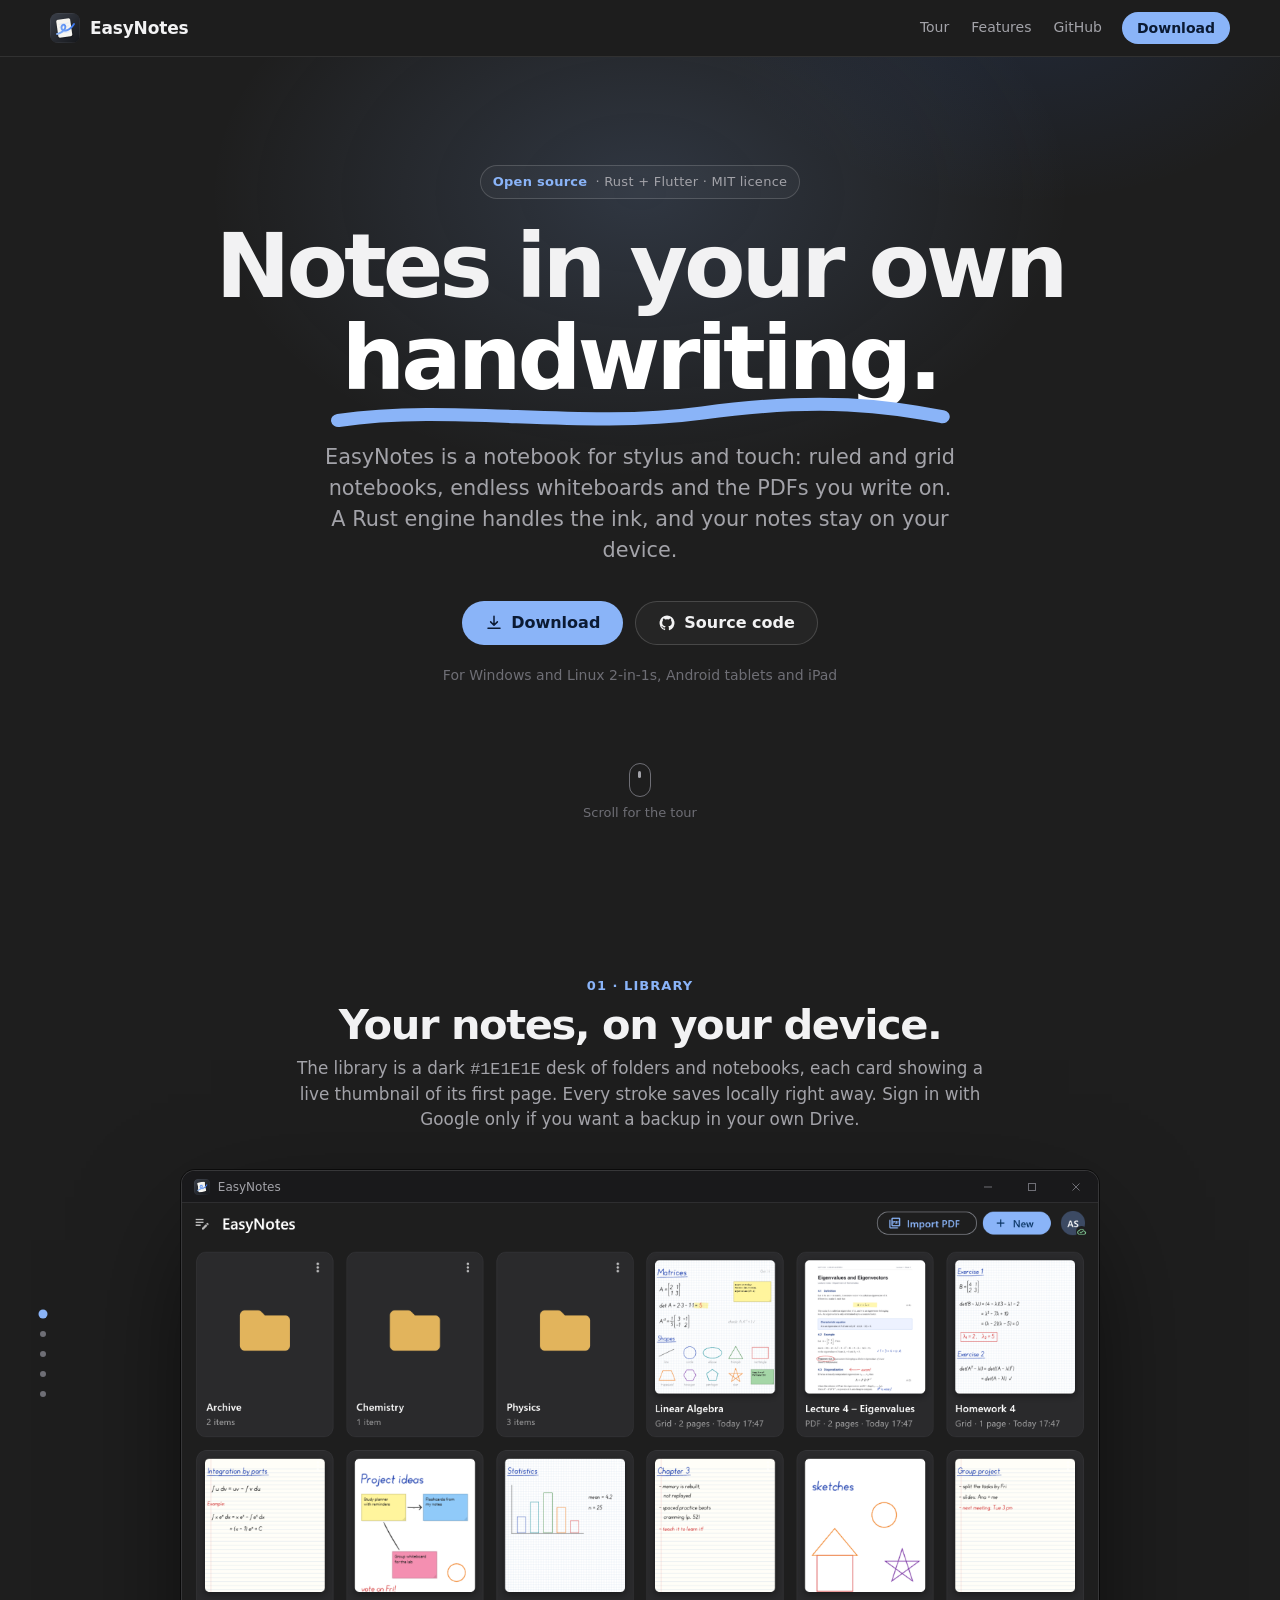
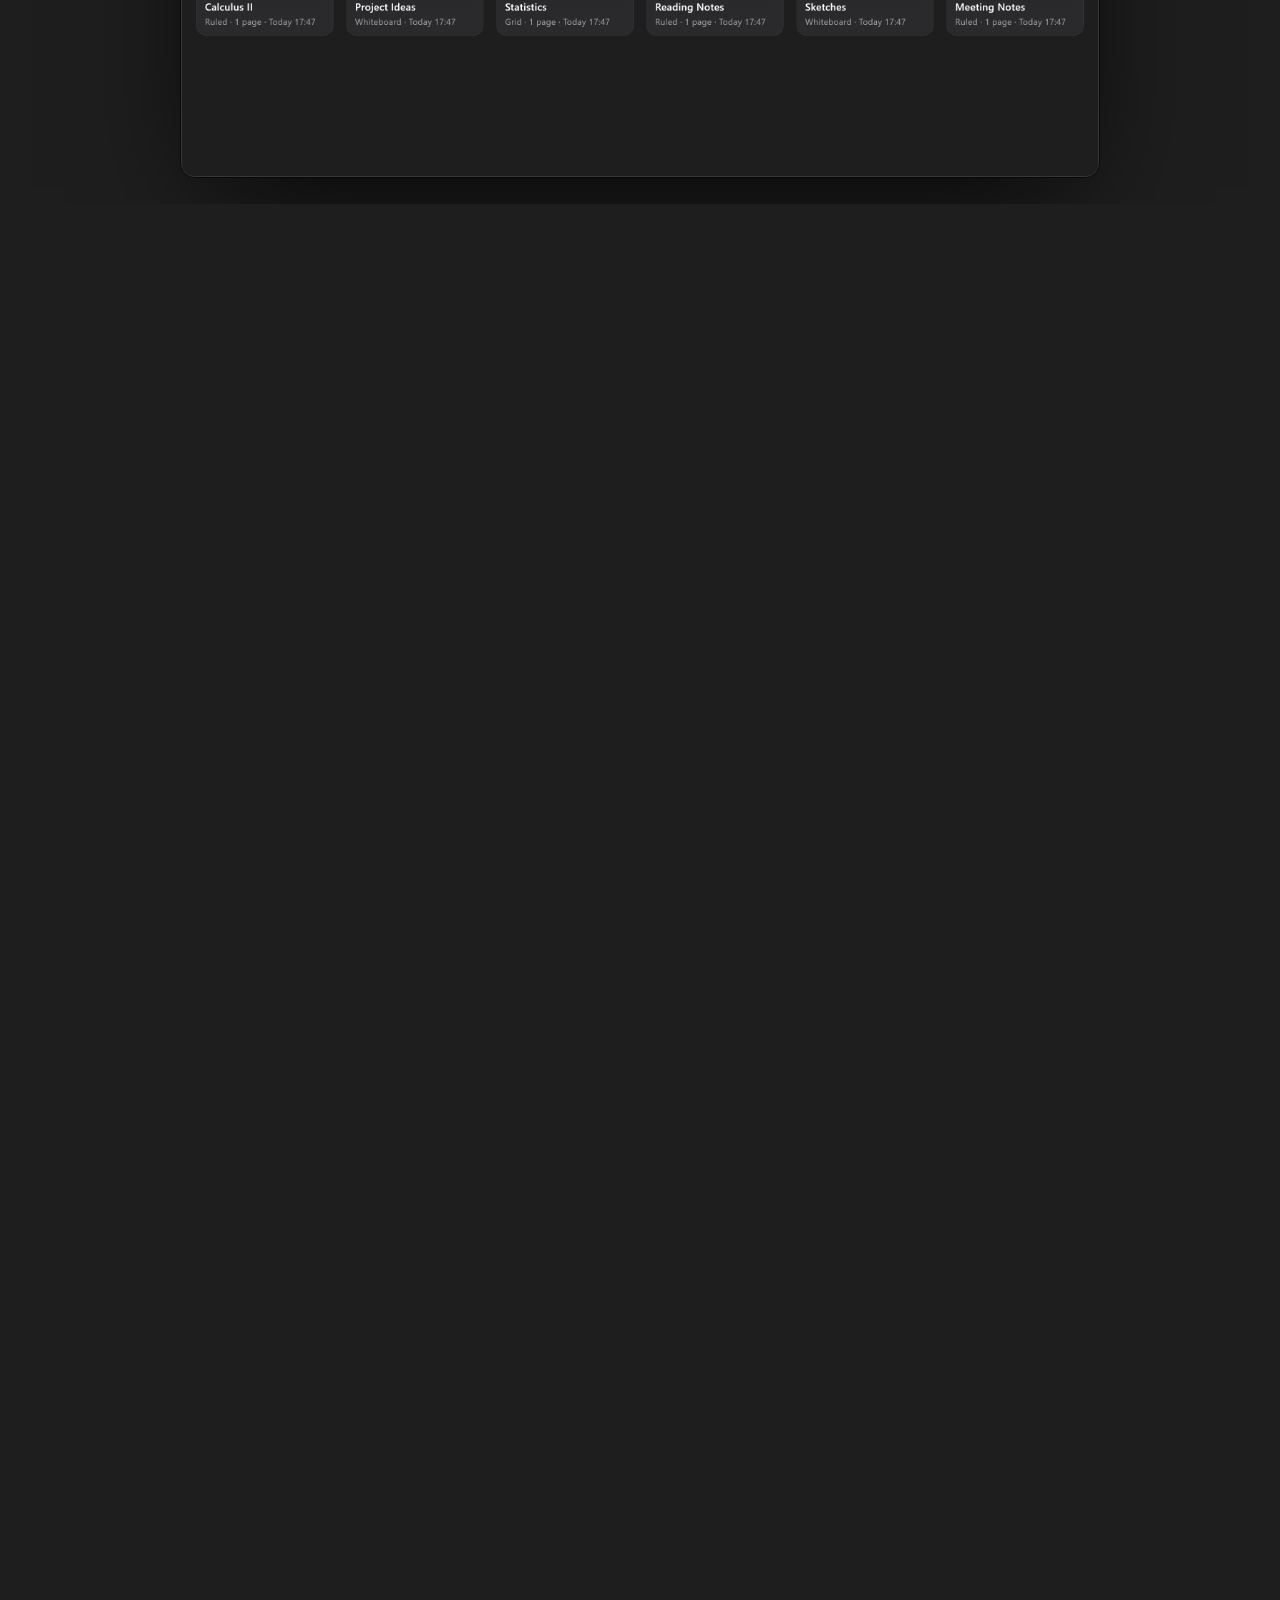
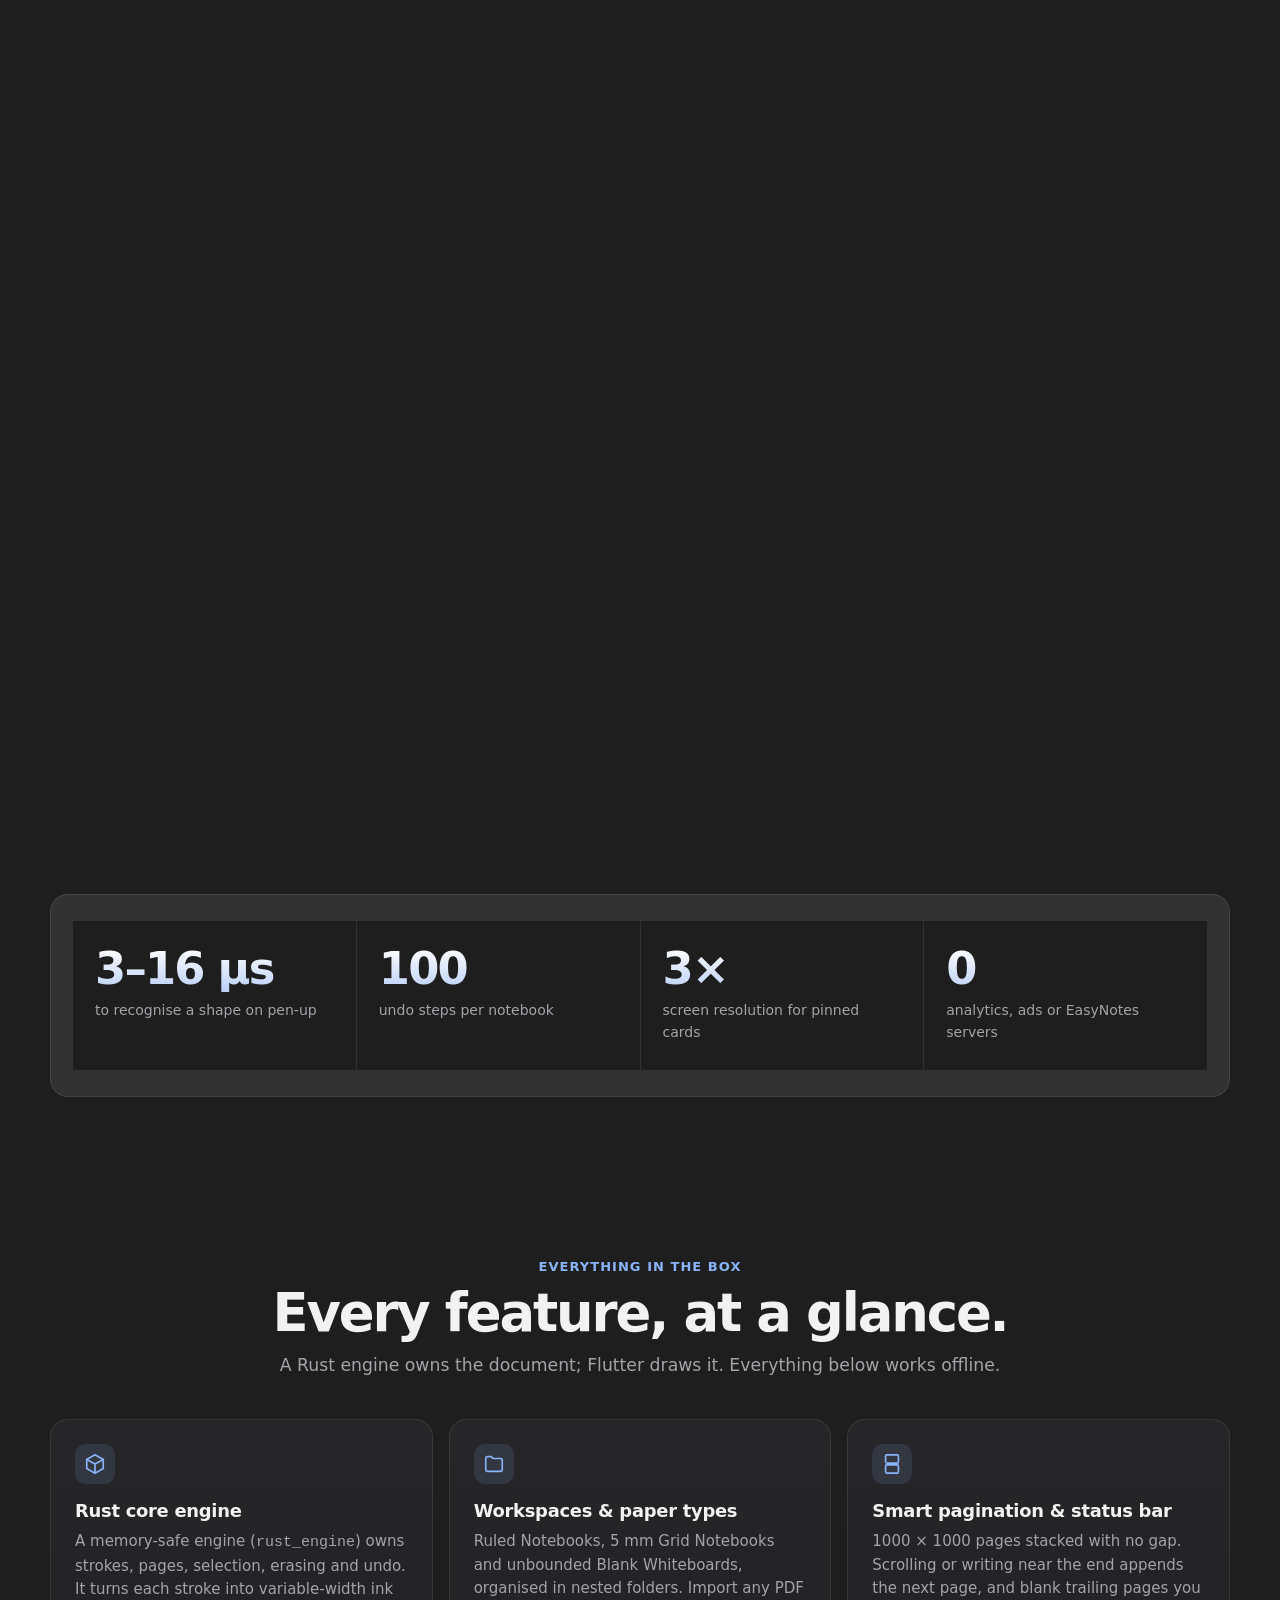
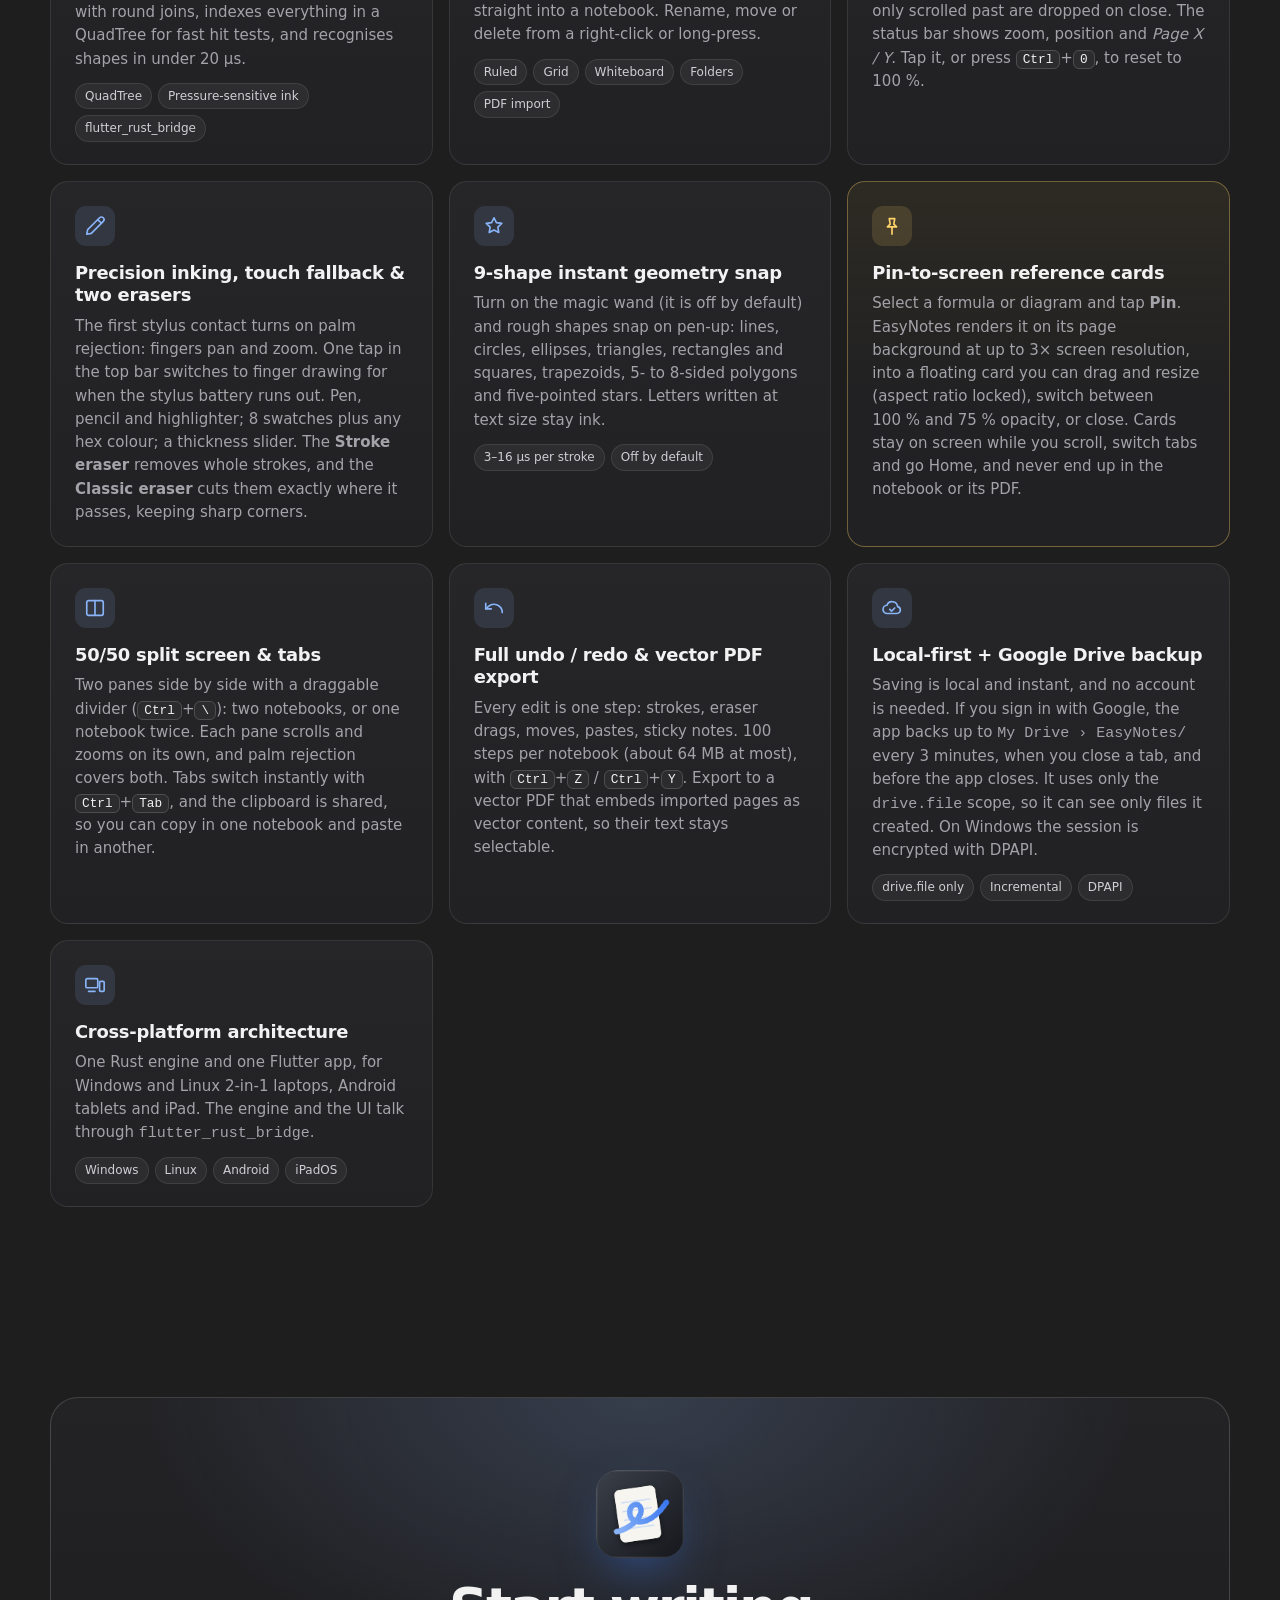
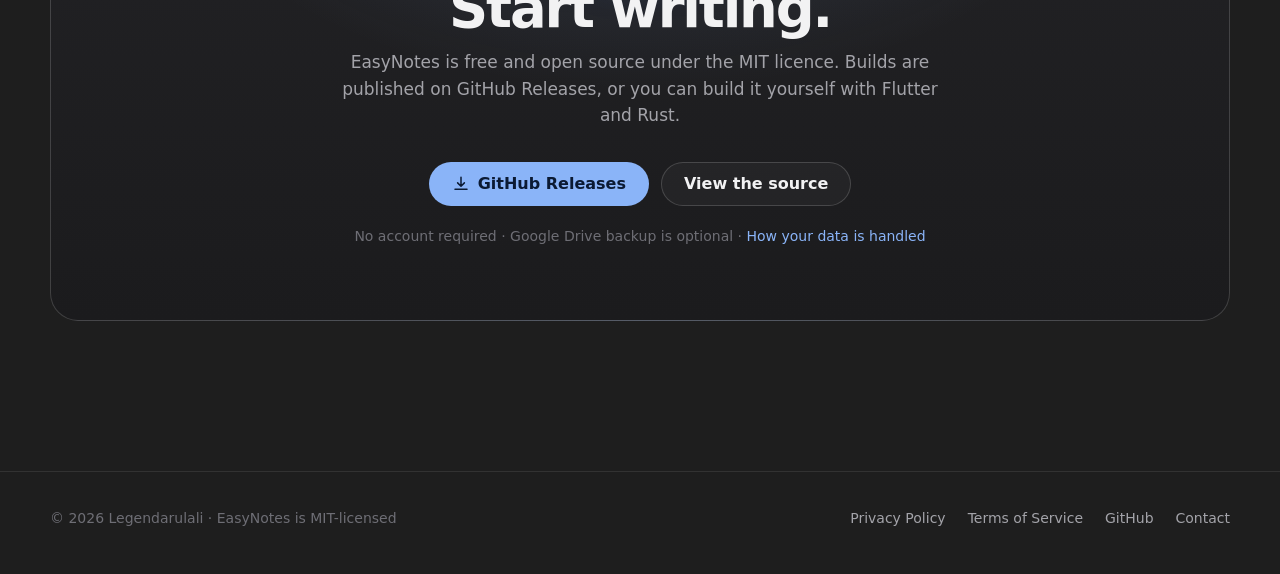
<file: docs/index.html>
<!doctype html>
<html lang="en">
<head>
  <meta charset="utf-8">
  <meta name="viewport" content="width=device-width, initial-scale=1, viewport-fit=cover">
  <title>EasyNotes · Handwritten notes with a Rust engine</title>
  <meta name="description" content="EasyNotes is a free, open-source handwriting notebook for Windows and Linux 2-in-1s, Android tablets and iPad: ruled and grid notebooks, whiteboards, PDF annotation, instant shape snap, split screen, pin-to-screen reference cards and optional Google Drive backup.">
  <meta name="theme-color" content="#1e1e1e">
  <link rel="icon" type="image/png" href="./logo.png">
  <link rel="apple-touch-icon" href="./logo.png">
  <meta property="og:type" content="website">
  <meta property="og:title" content="EasyNotes · Handwritten notes with a Rust engine">
  <meta property="og:description" content="Notebooks, whiteboards and PDFs you write on. Shape snap, split screen, pinned reference cards. Local-first, open source.">
  <meta property="og:image" content="https://legendarulali.github.io/EasyNotes/assets/screen_editor.png">
  <meta property="og:url" content="https://legendarulali.github.io/EasyNotes/">
  <meta name="twitter:card" content="summary_large_image">
  <link rel="stylesheet" href="./assets/site.css">
  <script>
    // Scroll-driven tour only with JavaScript and without a reduced-motion preference.
    document.documentElement.classList.add('js');
    if (!matchMedia('(prefers-reduced-motion: reduce)').matches) document.documentElement.classList.add('motion');
  </script>
  <style>
    /* ---------------------------------------------------------------- hero */
    .hero {
      position: relative;
      padding: clamp(64px, 12vh, 132px) 0 clamp(48px, 9vh, 96px);
      text-align: center;
      overflow: hidden;
    }

    .hero::before {
      content: "";
      position: absolute;
      inset: -20% -10% auto;
      height: 120%;
      background:
        radial-gradient(40% 40% at 50% 30%, rgba(138, 180, 248, 0.16), transparent 70%),
        radial-gradient(30% 30% at 75% 10%, rgba(59, 120, 240, 0.12), transparent 70%);
      pointer-events: none;
    }

    .hero .wrap {
      position: relative;
    }

    .eyebrow {
      display: inline-flex;
      align-items: center;
      gap: 8px;
      padding: 6px 12px;
      border: 1px solid var(--line-strong);
      border-radius: 999px;
      color: var(--muted);
      font-size: 13px;
      letter-spacing: 0.02em;
      background: rgba(255, 255, 255, 0.03);
    }

    .eyebrow b {
      color: var(--accent);
      font-weight: 600;
    }

    .hero h1 {
      margin: 22px auto 0;
      max-width: 15ch;
      font-size: clamp(2.6rem, 7.4vw, 5.6rem);
      line-height: 1.02;
      letter-spacing: -0.045em;
      font-weight: 750;
    }

    .scribble {
      position: relative;
      white-space: nowrap;
      color: #fff;
    }

    .scribble svg {
      position: absolute;
      left: -2%;
      bottom: -0.27em;
      width: 104%;
      height: 0.42em;
      overflow: visible;
    }

    .scribble path {
      fill: none;
      stroke: var(--accent);
      stroke-width: 7;
      stroke-linecap: round;
      stroke-dasharray: 1;
      stroke-dashoffset: 1;
      animation: draw 1.1s 0.35s cubic-bezier(0.65, 0, 0.35, 1) forwards;
    }

    @keyframes draw {
      to {
        stroke-dashoffset: 0;
      }
    }

    @media (prefers-reduced-motion: reduce) {
      .scribble path {
        animation: none;
        stroke-dashoffset: 0;
      }
    }

    .hero .lede {
      margin: 38px auto 0;
      max-width: 640px;
      color: var(--muted);
      font-size: clamp(1.05rem, 2.2vw, 1.3rem);
      line-height: 1.5;
    }

    .cta-row {
      display: flex;
      flex-wrap: wrap;
      justify-content: center;
      gap: 12px;
      margin-top: 34px;
    }

    .platforms {
      margin-top: 20px;
      color: var(--faint);
      font-size: 14px;
    }

    .scroll-cue {
      display: inline-flex;
      flex-direction: column;
      align-items: center;
      gap: 6px;
      margin-top: clamp(36px, 7vh, 64px);
      color: var(--faint);
      font-size: 13px;
    }

    .scroll-cue span {
      width: 22px;
      height: 34px;
      border: 1.5px solid var(--faint);
      border-radius: 12px;
      position: relative;
    }

    .scroll-cue span::after {
      content: "";
      position: absolute;
      left: 50%;
      top: 7px;
      width: 3px;
      height: 7px;
      margin-left: -1.5px;
      border-radius: 2px;
      background: var(--muted);
      animation: cue 1.8s ease-in-out infinite;
    }

    @keyframes cue {
      0% { transform: translateY(0); opacity: 1; }
      70% { transform: translateY(10px); opacity: 0; }
      100% { opacity: 0; }
    }

    /* ---------------------------------------------------------------- tour */
    .tour-track {
      position: relative;
      height: 520vh;
    }

    .stage {
      position: sticky;
      top: 0;
      height: 100vh;
      height: 100svh;
      display: flex;
      flex-direction: column;
      align-items: center;
      padding: 72px var(--gutter) 22px;
      overflow: hidden;
    }

    .copy-stack {
      position: relative;
      width: min(820px, 100%);
      height: 176px;
      flex: none;
    }

    .copy {
      position: absolute;
      inset: 0;
      text-align: center;
      opacity: 0;
      transform: translateY(14px);
      transition: opacity 0.45s ease, transform 0.45s ease, visibility 0s 0.45s;
      visibility: hidden;
    }

    .copy.on {
      opacity: 1;
      transform: none;
      visibility: visible;
      transition: opacity 0.45s ease, transform 0.45s ease, visibility 0s;
    }

    .copy .kicker {
      color: var(--accent);
      font-size: 13px;
      font-weight: 600;
      letter-spacing: 0.08em;
      text-transform: uppercase;
    }

    .copy h2 {
      margin: 6px 0 8px;
      font-size: clamp(1.6rem, 3.6vw, 2.6rem);
      line-height: 1.08;
      letter-spacing: -0.035em;
    }

    .copy p {
      margin: 0 auto;
      max-width: 700px;
      color: var(--muted);
      font-size: clamp(0.95rem, 1.5vw, 1.05rem);
      line-height: 1.5;
    }

    .copy .cta-row {
      margin-top: 14px;
    }

    .frame {
      --w: min(1180px, 100%, calc((100svh - 326px) * 1.6));
      width: var(--w);
      margin-top: 18px;
      border-radius: 14px;
      background: #111113;
      border: 1px solid var(--line-strong);
      box-shadow: 0 40px 120px -30px rgba(0, 0, 0, 0.85), 0 0 0 1px rgba(0, 0, 0, 0.6);
      overflow: hidden;
      flex: none;
    }

    .titlebar {
      height: 32px;
      display: flex;
      align-items: center;
      gap: 8px;
      padding: 0 0 0 12px;
      background: #19191b;
      border-bottom: 1px solid var(--line);
      color: var(--muted);
      font-size: 12px;
    }

    .titlebar img {
      width: 16px;
      height: 16px;
      border-radius: 4px;
    }

    .winbtns {
      display: flex;
      margin-left: auto;
      height: 100%;
    }

    .winbtns i {
      width: 44px;
      display: grid;
      place-items: center;
      color: var(--faint);
      font-style: normal;
    }

    .winbtns svg {
      width: 10px;
      height: 10px;
    }

    .viewport {
      position: relative;
      aspect-ratio: 16 / 10;
      overflow: hidden;
      background: var(--bg);
    }

    .camera {
      position: absolute;
      inset: 0;
      transform-origin: 0 0;
    }

    .camera img {
      position: absolute;
      inset: 0;
      width: 100%;
      height: 100%;
      opacity: 0;
      user-select: none;
      -webkit-user-drag: none;
    }

    .camera img:first-child {
      opacity: 1;
    }

    .marks {
      position: absolute;
      inset: 0;
      width: 100%;
      height: 100%;
      pointer-events: none;
      overflow: visible;
    }

    .marks .ring {
      fill: rgba(138, 180, 248, 0.08);
      stroke: var(--accent);
      stroke-width: 1.5;
    }

    .marks .ring.feature {
      stroke: #ffd36b;
      fill: rgba(255, 211, 107, 0.1);
    }

    .marks .dim {
      fill: #0b0b0d;
    }

    .marks .arrow,
    .marks .arrow-halo {
      fill: none;
      stroke: #fff;
      stroke-width: 1.5;
      stroke-linecap: round;
      stroke-dasharray: 1;
    }

    .marks .arrow-halo {
      stroke: rgba(0, 0, 0, 0.55);
      stroke-width: 4.5;
    }

    .marks .arrow.feature {
      stroke: #ffd36b;
    }

    .marks .num circle {
      fill: var(--accent);
      stroke: #0b1a33;
      stroke-width: 1.5;
    }

    .marks .num.feature circle {
      fill: #ffd36b;
    }

    .marks .num text {
      fill: #0b1a33;
      font: 700 11px/1 var(--font);
      text-anchor: middle;
      dominant-baseline: central;
    }

    .labels {
      position: absolute;
      inset: 0;
      pointer-events: none;
    }

    .label {
      position: absolute;
      left: 0;
      top: 0;
      max-width: 230px;
      transform-origin: 0 0;
      padding: 9px 13px 10px;
      border-radius: 12px;
      background: rgba(28, 28, 30, 0.62);
      backdrop-filter: blur(16px) saturate(1.5);
      -webkit-backdrop-filter: blur(16px) saturate(1.5);
      border: 1px solid rgba(255, 255, 255, 0.16);
      box-shadow: 0 10px 30px -10px rgba(0, 0, 0, 0.7);
      opacity: 0;
      will-change: transform, opacity;
    }

    .label b {
      display: block;
      font-size: 13.5px;
      font-weight: 650;
      letter-spacing: -0.005em;
      color: #fff;
    }

    .label span {
      display: block;
      margin-top: 2px;
      font-size: 12px;
      line-height: 1.35;
      color: #c9c9ce;
    }

    .label.feature {
      border-color: rgba(255, 211, 107, 0.55);
      box-shadow: 0 0 0 4px rgba(255, 211, 107, 0.1), 0 10px 30px -10px rgba(0, 0, 0, 0.7);
    }

    .label.feature b::before {
      content: "★ ";
      color: #ffd36b;
    }

    .legend {
      display: none;
    }

    .stage-nav {
      position: absolute;
      left: var(--gutter);
      top: 50%;
      transform: translateY(-50%);
      display: flex;
      flex-direction: column;
      gap: 6px;
      list-style: none;
      margin: 0;
      padding: 0;
      z-index: 2;
    }

    .stage-nav button {
      all: unset;
      cursor: pointer;
      display: flex;
      align-items: center;
      gap: 10px;
      color: var(--faint);
      font-size: 12px;
      padding: 4px 0;
    }

    .stage-nav button::before {
      content: "";
      width: 6px;
      height: 6px;
      border-radius: 50%;
      background: currentColor;
      transition: transform 0.2s ease;
    }

    .stage-nav button[aria-current="step"] {
      color: var(--text);
    }

    .stage-nav button[aria-current="step"]::before {
      background: var(--accent);
      transform: scale(1.5);
    }

    .stage-nav button:focus-visible {
      outline: 2px solid var(--accent);
      outline-offset: 2px;
    }

    @media (max-width: 1500px) {
      .stage-nav span {
        display: none;
      }
    }

    @media (max-width: 900px) {
      .stage-nav {
        display: none;
      }
    }

    /* Phones and narrow windows: numbered markers on the screenshot, text below it. */
    @media (max-width: 820px) {
      .stage {
        padding-top: 64px;
      }

      .copy-stack {
        height: 178px;
      }

      .copy p {
        font-size: 0.92rem;
      }

      /* The header's Download button stays in reach; the stage keeps the room for the screen. */
      .copy .cta-row {
        display: none;
      }

      .frame {
        --w: 100%;
        margin-top: 10px;
        border-radius: 10px;
      }

      .titlebar {
        height: 24px;
        font-size: 11px;
      }

      .winbtns i {
        width: 30px;
      }

      .labels {
        display: none;
      }

      .legend {
        display: block;
        list-style: none;
        margin: 14px 0 0;
        padding: 0;
        width: 100%;
        font-size: 13.5px;
        line-height: 1.35;
      }

      .legend li {
        display: flex;
        gap: 10px;
        padding: 6px 0;
        border-bottom: 1px solid var(--line);
        animation: rise 0.35s ease both;
      }

      .legend .n {
        flex: none;
        width: 20px;
        height: 20px;
        border-radius: 50%;
        background: var(--accent);
        color: #0b1a33;
        font-weight: 700;
        font-size: 11px;
        display: grid;
        place-items: center;
      }

      .legend .feature .n {
        background: #ffd36b;
      }

      .legend b {
        font-weight: 650;
      }

      .legend span {
        color: var(--muted);
      }
    }

    @media (max-width: 820px) and (max-height: 700px) {
      .copy p {
        display: none;
      }

      .copy-stack {
        height: 96px;
      }
    }

    @keyframes rise {
      from { opacity: 0; transform: translateY(6px); }
    }

    /* Without JavaScript or with reduced motion: a plain sequence of screens. */
    .tour-static {
      display: grid;
      gap: clamp(56px, 9vw, 110px);
      padding: 24px 0 40px;
    }

    .motion .tour-static {
      display: none;
    }

    html:not(.motion) .tour-track {
      display: none;
    }

    .tour-static figure {
      margin: 0;
    }

    .tour-static img {
      border-radius: 12px;
      border: 1px solid var(--line-strong);
      box-shadow: 0 30px 80px -30px rgba(0, 0, 0, 0.8);
    }

    .tour-static figcaption {
      max-width: 760px;
      margin: 0 auto 22px;
      text-align: center;
    }

    .tour-static h2 {
      font-size: clamp(1.6rem, 3.6vw, 2.5rem);
      letter-spacing: -0.035em;
      line-height: 1.1;
      margin: 6px 0 10px;
    }

    .tour-static p {
      color: var(--muted);
      margin: 0;
    }

    .tour-static ul {
      display: flex;
      flex-wrap: wrap;
      justify-content: center;
      gap: 8px;
      list-style: none;
      padding: 0;
      margin: 16px 0 0;
    }

    .tour-static li {
      padding: 5px 12px;
      border-radius: 999px;
      border: 1px solid var(--line-strong);
      font-size: 13.5px;
      color: #d6d6da;
    }

    .kicker {
      color: var(--accent);
      font-size: 13px;
      font-weight: 600;
      letter-spacing: 0.08em;
      text-transform: uppercase;
    }

    /* ---------------------------------------------------------------- numbers */
    .numbers {
      padding: clamp(56px, 10vw, 110px) 0 20px;
    }

    .numbers .wrap {
      display: grid;
      grid-template-columns: repeat(4, 1fr);
      gap: 1px;
      background: var(--line);
      border: 1px solid var(--line);
      border-radius: var(--radius);
      overflow: hidden;
    }

    .numbers div {
      background: var(--bg);
      padding: 26px 22px;
    }

    .numbers strong {
      display: block;
      font-size: clamp(1.9rem, 4vw, 2.8rem);
      letter-spacing: -0.04em;
      line-height: 1;
      background: linear-gradient(180deg, #fff, #b9cff7);
      -webkit-background-clip: text;
      background-clip: text;
      color: transparent;
    }

    .numbers span {
      display: block;
      margin-top: 8px;
      color: var(--muted);
      font-size: 14px;
    }

    @media (max-width: 760px) {
      .numbers .wrap {
        grid-template-columns: repeat(2, 1fr);
      }
    }

    /* ---------------------------------------------------------------- features */
    .section-head {
      max-width: 760px;
      margin: 0 auto 40px;
      text-align: center;
    }

    .section-head h2 {
      font-size: clamp(2rem, 4.6vw, 3.3rem);
      line-height: 1.05;
      letter-spacing: -0.04em;
      margin: 8px 0 12px;
    }

    .section-head p {
      color: var(--muted);
      margin: 0;
      font-size: 1.08rem;
    }

    .features {
      padding: clamp(72px, 12vw, 140px) 0 40px;
    }

    .grid {
      display: grid;
      grid-template-columns: repeat(auto-fill, minmax(min(100%, 330px), 1fr));
      gap: 16px;
    }

    .card {
      position: relative;
      padding: 24px 24px 22px;
      border-radius: var(--radius);
      background: linear-gradient(180deg, #262628, #212123);
      border: 1px solid var(--line);
      transition: border-color 0.2s ease, transform 0.2s ease;
    }

    .card:hover {
      border-color: var(--line-strong);
      transform: translateY(-2px);
    }

    .card.highlight {
      border-color: rgba(255, 211, 107, 0.35);
      background: linear-gradient(180deg, rgba(255, 211, 107, 0.07), #212123 60%);
    }

    .card .icon {
      width: 40px;
      height: 40px;
      border-radius: 11px;
      display: grid;
      place-items: center;
      background: rgba(138, 180, 248, 0.12);
      color: var(--accent);
      margin-bottom: 16px;
    }

    .card.highlight .icon {
      background: rgba(255, 211, 107, 0.14);
      color: #ffd36b;
    }

    .card .icon svg {
      width: 22px;
      height: 22px;
    }

    .card h3 {
      margin: 0 0 8px;
      font-size: 1.12rem;
      letter-spacing: -0.015em;
      line-height: 1.25;
    }

    .card p {
      margin: 0;
      color: var(--muted);
      font-size: 15px;
      line-height: 1.55;
    }

    .card ul {
      margin: 12px 0 0;
      padding: 0;
      list-style: none;
      display: flex;
      flex-wrap: wrap;
      gap: 6px;
    }

    .card li {
      font-size: 12px;
      padding: 3px 9px;
      border-radius: 999px;
      background: rgba(255, 255, 255, 0.05);
      border: 1px solid var(--line);
      color: #cfcfd4;
    }

    kbd {
      font-family: var(--mono);
      font-size: 0.85em;
      padding: 1px 6px;
      border-radius: 6px;
      border: 1px solid var(--line-strong);
      background: var(--panel-2);
      color: var(--text);
      white-space: nowrap;
    }

    /* ---------------------------------------------------------------- download */
    .download {
      padding: clamp(80px, 12vw, 150px) 0;
    }

    .download .panel {
      position: relative;
      overflow: hidden;
      text-align: center;
      padding: clamp(40px, 7vw, 72px) var(--gutter);
      border-radius: 28px;
      border: 1px solid var(--line-strong);
      background:
        radial-gradient(60% 80% at 50% 0%, rgba(138, 180, 248, 0.18), transparent 70%),
        linear-gradient(180deg, #232326, #1b1b1d);
    }

    .download img.logo {
      width: 88px;
      height: 88px;
      margin: 0 auto 22px;
      border-radius: 22px;
      box-shadow: 0 20px 50px -15px rgba(59, 120, 240, 0.55);
    }

    .download h2 {
      font-size: clamp(2rem, 5vw, 3.4rem);
      letter-spacing: -0.04em;
      line-height: 1.05;
      margin: 0 0 12px;
    }

    .download p {
      color: var(--muted);
      max-width: 620px;
      margin: 0 auto;
    }

    .download .small {
      margin-top: 20px;
      font-size: 14px;
      color: var(--faint);
    }
  </style>
</head>
<body>
  <a class="skip" href="#features">Skip to the feature list</a>

  <header class="site-header">
    <div class="wrap">
      <a class="brand" href="./" aria-label="EasyNotes home"><img src="./logo.png" alt="" width="30" height="30">EasyNotes</a>
      <nav class="nav" aria-label="Main">
        <a class="optional" href="#tour">Tour</a>
        <a class="optional" href="#features">Features</a>
        <a href="https://github.com/Legendarulali/EasyNotes">GitHub</a>
      </nav>
      <a class="btn btn-primary btn-small" href="#download">Download</a>
    </div>
  </header>

  <main>
    <section class="hero">
      <div class="wrap">
        <span class="eyebrow"><b>Open source</b> · Rust + Flutter · MIT licence</span>
        <h1>Notes in your own <span class="scribble">handwriting.<svg viewBox="0 0 300 20" preserveAspectRatio="none" aria-hidden="true"><path pathLength="1" d="M4 13 C 60 4, 120 18, 180 9 S 270 6, 296 11"/></svg></span></h1>
        <p class="lede">EasyNotes is a notebook for stylus and touch: ruled and grid notebooks, endless whiteboards and the PDFs you write on. A Rust engine handles the ink, and your notes stay on your device.</p>
        <div class="cta-row">
          <a class="btn btn-primary" href="https://github.com/Legendarulali/EasyNotes/releases">
            <svg viewBox="0 0 24 24" fill="none" stroke="currentColor" stroke-width="2" stroke-linecap="round" stroke-linejoin="round" aria-hidden="true"><path d="M12 3v12m0 0-4.5-4.5M12 15l4.5-4.5M4 19h16"/></svg>
            Download
          </a>
          <a class="btn btn-ghost" href="https://github.com/Legendarulali/EasyNotes">
            <svg viewBox="0 0 24 24" fill="currentColor" aria-hidden="true"><path d="M12 2a10 10 0 0 0-3.16 19.49c.5.09.68-.22.68-.48v-1.7c-2.78.6-3.37-1.34-3.37-1.34-.45-1.16-1.11-1.47-1.11-1.47-.91-.62.07-.6.07-.6 1 .07 1.53 1.03 1.53 1.03.9 1.52 2.34 1.08 2.91.83.09-.65.35-1.08.63-1.33-2.22-.25-4.55-1.11-4.55-4.94 0-1.09.39-1.98 1.03-2.68-.1-.25-.45-1.27.1-2.64 0 0 .84-.27 2.75 1.02a9.5 9.5 0 0 1 5 0c1.91-1.29 2.75-1.02 2.75-1.02.55 1.37.2 2.39.1 2.64.64.7 1.03 1.59 1.03 2.68 0 3.84-2.34 4.68-4.57 4.93.36.31.68.92.68 1.85v2.75c0 .27.18.58.69.48A10 10 0 0 0 12 2Z"/></svg>
            Source code
          </a>
        </div>
        <p class="platforms">For Windows and Linux 2-in-1s, Android tablets and iPad</p>
        <a class="scroll-cue" href="#tour"><span aria-hidden="true"></span>Scroll for the tour</a>
      </div>
    </section>

    <!-- ============================================================ scroll-driven tour -->
    <section id="tour" aria-label="Product tour">
      <div class="tour-track" data-tour>
        <div class="stage">
          <ol class="stage-nav" aria-label="Tour chapters">
            <li><button type="button" data-goto="0.02"><span>Library</span></button></li>
            <li><button type="button" data-goto="0.29"><span>Create</span></button></li>
            <li><button type="button" data-goto="0.44"><span>Canvas</span></button></li>
            <li><button type="button" data-goto="0.61"><span>Pin &amp; tools</span></button></li>
            <li><button type="button" data-goto="0.92"><span>Split screen</span></button></li>
          </ol>

          <div class="copy-stack">
            <div class="copy" data-from="0" data-to="0.18">
              <div class="kicker">01 · Library</div>
              <h2>Your notes, on your device.</h2>
              <p>The library is a dark <code>#1E1E1E</code> desk of folders and notebooks, each card showing a live thumbnail of its first page. Every stroke saves locally right away. Sign in with Google only if you want a backup in your own Drive.</p>
            </div>
            <div class="copy" data-from="0.18" data-to="0.37">
              <div class="kicker">02 · Create</div>
              <h2>Ruled, grid, blank, or any PDF.</h2>
              <p><b>New</b> makes a Ruled Notebook, a 5&nbsp;mm Grid Notebook, an unbounded Blank Whiteboard or a folder. <b>Import PDF</b> turns lecture slides or a textbook chapter into a notebook you write straight onto.</p>
            </div>
            <div class="copy" data-from="0.37" data-to="0.565">
              <div class="kicker">03 · Canvas</div>
              <h2>Pages that keep coming.</h2>
              <p>Pages are 1000&nbsp;×&nbsp;1000 and stacked without gaps. Scroll or write near the end and the next one appears; blank pages you only scrolled past are dropped on close. Sticky notes go anywhere, and the optional magic wand snaps rough shapes into clean geometry.</p>
            </div>
            <div class="copy" data-from="0.565" data-to="0.655">
              <div class="kicker">04 · Pin to screen</div>
              <h2>Keep the formula in view.</h2>
              <p>Select a matrix, theorem or diagram and tap <b>Pin</b>. It becomes a sharp floating card that stays put while you scroll down the pages, switch tabs or go Home. Pins are never saved into the notebook or its exported PDF.</p>
            </div>
            <div class="copy" data-from="0.655" data-to="0.855">
              <div class="kicker">04 · Tools</div>
              <h2>One toolbar, docked where you like.</h2>
              <p>Pen, pencil and highlighter, two erasers, lasso and box selection, sticky notes and a 100-step undo, in a toolbar you can drag to any edge or corner. The top bar holds shape snap, finger drawing, split view and PDF export.</p>
            </div>
            <div class="copy" data-from="0.855" data-to="1.01">
              <div class="kicker">05 · Split screen</div>
              <h2>Two notebooks. One screen.</h2>
              <p>The textbook PDF on the left, your homework on the right, or one notebook twice. Each pane scrolls and zooms on its own, and your palm can rest on either.</p>
              <div class="cta-row">
                <a class="btn btn-primary btn-small" href="https://github.com/Legendarulali/EasyNotes/releases">Download EasyNotes</a>
                <a class="btn btn-ghost btn-small" href="#features">Every feature</a>
              </div>
            </div>
          </div>

          <div class="frame">
            <div class="titlebar" aria-hidden="true">
              <img src="./logo.png" alt="">EasyNotes
              <div class="winbtns">
                <i><svg viewBox="0 0 10 10"><path d="M1 5h8" stroke="currentColor"/></svg></i>
                <i><svg viewBox="0 0 10 10"><rect x="1.5" y="1.5" width="7" height="7" fill="none" stroke="currentColor"/></svg></i>
                <i><svg viewBox="0 0 10 10"><path d="M1.5 1.5l7 7m0-7-7 7" stroke="currentColor"/></svg></i>
              </div>
            </div>
            <div class="viewport">
              <div class="camera">
                <img data-shot="home" src="./assets/screen_home.png" width="2560" height="1600" alt="The EasyNotes library: folders and notebook cards with first-page thumbnails, Import PDF and New buttons, and the Google account badge showing the backup is synced.">
                <img data-shot="menu" src="./assets/screen_new_menu.png" width="2560" height="1600" alt="The New menu open: Ruled Notebook, Grid Notebook, Blank Whiteboard, New Folder and Import PDF.">
                <img data-shot="editor" src="./assets/screen_editor.png" width="2560" height="1600" alt="A grid notebook with handwritten matrix notes, a highlighter mark, sticky notes and snapped shapes, under the floating toolbar.">
                <img data-shot="pin" src="./assets/screen_pin_action.png" width="2560" height="1600" alt="Page 2 of the notebook with the quadratic formula selected and the Pin button highlighted, while a pinned card of the matrix from page 1 floats on the right.">
                <img data-shot="split" src="./assets/screen_split.png" width="2560" height="1600" alt="Split screen: an annotated lecture PDF on the left and a homework notebook on the right, with notebook tabs in the top bar.">
              </div>
              <svg class="marks" aria-hidden="true">
                <defs>
                  <marker id="head-halo" viewBox="0 0 10 10" refX="8" refY="5" markerUnits="userSpaceOnUse" markerWidth="11" markerHeight="11" orient="auto-start-reverse">
                    <path d="M1 1 9 5 1 9" fill="none" stroke="rgba(0,0,0,.55)" stroke-width="3.6" stroke-linecap="round" stroke-linejoin="round"/>
                  </marker>
                  <marker id="head" viewBox="0 0 10 10" refX="8" refY="5" markerUnits="userSpaceOnUse" markerWidth="11" markerHeight="11" orient="auto-start-reverse">
                    <path d="M1 1 9 5 1 9" fill="none" stroke="#fff" stroke-width="1.5" stroke-linecap="round" stroke-linejoin="round"/>
                  </marker>
                  <marker id="head-feature" viewBox="0 0 10 10" refX="8" refY="5" markerUnits="userSpaceOnUse" markerWidth="11" markerHeight="11" orient="auto-start-reverse">
                    <path d="M1 1 9 5 1 9" fill="none" stroke="#ffd36b" stroke-width="1.5" stroke-linecap="round" stroke-linejoin="round"/>
                  </marker>
                </defs>
                <g class="marks-layer"></g>
              </svg>
              <div class="labels"></div>
            </div>
          </div>
          <ol class="legend" aria-live="polite"></ol>
        </div>
      </div>

      <!-- Same story without the scroll animation (no JavaScript, or reduced motion). -->
      <div class="tour-static wrap">
        <figure>
          <figcaption><div class="kicker">01 · Library</div><h2>Your notes, on your device.</h2>
            <p>Folders and notebooks with live first-page thumbnails. Everything saves locally; Google Drive backup is optional.</p>
            <ul><li>Folders &amp; subfolders</li><li>Live thumbnails</li><li>PDFs as notebooks</li><li>Drive backup status</li></ul></figcaption>
          <img src="./assets/screen_home.png" width="2560" height="1600" loading="lazy" alt="The EasyNotes library with folders, notebook thumbnails and the synced Google account badge.">
        </figure>
        <figure>
          <figcaption><div class="kicker">02 · Create</div><h2>Ruled, grid, blank, or any PDF.</h2>
            <p>New makes a Ruled Notebook, a Grid Notebook, a Blank Whiteboard or a folder; Import PDF turns any PDF into a notebook you write on.</p>
            <ul><li>Ruled Notebook</li><li>Grid Notebook (5&nbsp;mm)</li><li>Blank Whiteboard</li><li>New Folder</li><li>Vector PDF import</li></ul></figcaption>
          <img src="./assets/screen_new_menu.png" width="2560" height="1600" loading="lazy" alt="The New menu with the notebook types, New Folder and Import PDF.">
        </figure>
        <figure>
          <figcaption><div class="kicker">03 · Canvas</div><h2>Pages that keep coming.</h2>
            <p>1000 × 1000 pages stacked without gaps, sticky notes, the highlighter, and opt-in shape snap for lines, circles, ellipses, triangles, rectangles, trapezoids, 5–8-sided polygons and stars.</p>
            <ul><li>Continuous pages</li><li>Sticky notes</li><li>Shape snap in 3–16&nbsp;µs</li><li>PDF annotation</li></ul></figcaption>
          <img src="./assets/screen_editor.png" width="2560" height="1600" loading="lazy" alt="A grid notebook with handwritten notes, sticky notes and snapped shapes.">
        </figure>
        <figure>
          <figcaption><div class="kicker">04 · Pin to screen &amp; tools</div><h2>Keep the formula in view.</h2>
            <p>Pin any selection as a floating card rendered at up to 3× screen resolution. Drag it, resize it, make it 75&nbsp;% see-through. It stays on screen while you scroll, and never ends up in the notebook or its PDF.</p>
            <ul><li>Pin to screen</li><li>Pen · pencil · highlighter</li><li>Stroke &amp; classic eraser</li><li>Lasso &amp; box select</li><li>100-step undo</li><li>Finger drawing toggle</li></ul></figcaption>
          <img src="./assets/screen_pin_action.png" width="2560" height="1600" loading="lazy" alt="The selection bar with the Pin button and a pinned reference card floating over page 2.">
        </figure>
        <figure>
          <figcaption><div class="kicker">05 · Split screen</div><h2>Two notebooks. One screen.</h2>
            <p>Side by side with a draggable divider, separate zoom and scroll per pane, and palm rejection across both panes.</p>
            <ul><li>Ctrl+\ split</li><li>Ctrl+Tab tabs</li><li>Shared clipboard</li><li>Same notebook twice</li></ul></figcaption>
          <img src="./assets/screen_split.png" width="2560" height="1600" loading="lazy" alt="Split screen with an annotated PDF on the left and a homework notebook on the right.">
        </figure>
      </div>
    </section>

    <!-- ============================================================ numbers -->
    <section class="numbers" aria-label="EasyNotes in numbers">
      <div class="wrap">
        <div><strong>3–16&nbsp;µs</strong><span>to recognise a shape on pen-up</span></div>
        <div><strong>100</strong><span>undo steps per notebook</span></div>
        <div><strong>3×</strong><span>screen resolution for pinned cards</span></div>
        <div><strong>0</strong><span>analytics, ads or EasyNotes servers</span></div>
      </div>
    </section>

    <!-- ============================================================ feature matrix -->
    <section class="features" id="features">
      <div class="wrap">
        <div class="section-head">
          <div class="kicker">Everything in the box</div>
          <h2>Every feature, at a glance.</h2>
          <p>A Rust engine owns the document; Flutter draws it. Everything below works offline.</p>
        </div>
        <div class="grid">
          <article class="card">
            <div class="icon"><svg viewBox="0 0 24 24" fill="none" stroke="currentColor" stroke-width="1.8" stroke-linecap="round" stroke-linejoin="round" aria-hidden="true"><path d="M12 2 3 7v10l9 5 9-5V7z"/><path d="m3 7 9 5 9-5M12 12v10"/></svg></div>
            <h3>Rust core engine</h3>
            <p>A memory-safe engine (<code>rust_engine</code>) owns strokes, pages, selection, erasing and undo. It turns each stroke into variable-width ink with round joins, indexes everything in a QuadTree for fast hit tests, and recognises shapes in under 20&nbsp;µs.</p>
            <ul><li>QuadTree</li><li>Pressure-sensitive ink</li><li>flutter_rust_bridge</li></ul>
          </article>
          <article class="card">
            <div class="icon"><svg viewBox="0 0 24 24" fill="none" stroke="currentColor" stroke-width="1.8" stroke-linecap="round" stroke-linejoin="round" aria-hidden="true"><path d="M3 6a2 2 0 0 1 2-2h4l2 2h8a2 2 0 0 1 2 2v10a2 2 0 0 1-2 2H5a2 2 0 0 1-2-2z"/></svg></div>
            <h3>Workspaces &amp; paper types</h3>
            <p>Ruled Notebooks, 5&nbsp;mm Grid Notebooks and unbounded Blank Whiteboards, organised in nested folders. Import any PDF straight into a notebook. Rename, move or delete from a right-click or long-press.</p>
            <ul><li>Ruled</li><li>Grid</li><li>Whiteboard</li><li>Folders</li><li>PDF import</li></ul>
          </article>
          <article class="card">
            <div class="icon"><svg viewBox="0 0 24 24" fill="none" stroke="currentColor" stroke-width="1.8" stroke-linecap="round" stroke-linejoin="round" aria-hidden="true"><rect x="5" y="2" width="14" height="9" rx="1.5"/><rect x="5" y="13" width="14" height="9" rx="1.5"/></svg></div>
            <h3>Smart pagination &amp; status bar</h3>
            <p>1000&nbsp;×&nbsp;1000 pages stacked with no gap. Scrolling or writing near the end appends the next page, and blank trailing pages you only scrolled past are dropped on close. The status bar shows zoom, position and <i>Page X / Y</i>. Tap it, or press <kbd>Ctrl</kbd>+<kbd>0</kbd>, to reset to 100&nbsp;%.</p>
          </article>
          <article class="card">
            <div class="icon"><svg viewBox="0 0 24 24" fill="none" stroke="currentColor" stroke-width="1.8" stroke-linecap="round" stroke-linejoin="round" aria-hidden="true"><path d="M17 3a2.8 2.8 0 0 1 4 4L8 20l-5 1 1-5z"/><path d="m15 5 4 4"/></svg></div>
            <h3>Precision inking, touch fallback &amp; two erasers</h3>
            <p>The first stylus contact turns on palm rejection: fingers pan and zoom. One tap in the top bar switches to finger drawing for when the stylus battery runs out. Pen, pencil and highlighter; 8 swatches plus any hex colour; a thickness slider. The <b>Stroke eraser</b> removes whole strokes, and the <b>Classic eraser</b> cuts them exactly where it passes, keeping sharp corners.</p>
          </article>
          <article class="card">
            <div class="icon"><svg viewBox="0 0 24 24" fill="none" stroke="currentColor" stroke-width="1.8" stroke-linecap="round" stroke-linejoin="round" aria-hidden="true"><path d="m12 3 2.6 5.3 5.9.9-4.3 4.1 1 5.8L12 16.4 6.8 19.1l1-5.8L3.5 9.2l5.9-.9z"/></svg></div>
            <h3>9-shape instant geometry snap</h3>
            <p>Turn on the magic wand (it is off by default) and rough shapes snap on pen-up: lines, circles, ellipses, triangles, rectangles and squares, trapezoids, 5- to 8-sided polygons and five-pointed stars. Letters written at text size stay ink.</p>
            <ul><li>3–16&nbsp;µs per stroke</li><li>Off by default</li></ul>
          </article>
          <article class="card highlight">
            <div class="icon"><svg viewBox="0 0 24 24" fill="none" stroke="currentColor" stroke-width="1.8" stroke-linecap="round" stroke-linejoin="round" aria-hidden="true"><path d="M9 4h6l-1 6 3 3H7l3-3zM12 13v8"/></svg></div>
            <h3>Pin-to-screen reference cards</h3>
            <p>Select a formula or diagram and tap <b>Pin</b>. EasyNotes renders it on its page background at up to 3× screen resolution, into a floating card you can drag and resize (aspect ratio locked), switch between 100&nbsp;% and 75&nbsp;% opacity, or close. Cards stay on screen while you scroll, switch tabs and go Home, and never end up in the notebook or its PDF.</p>
          </article>
          <article class="card">
            <div class="icon"><svg viewBox="0 0 24 24" fill="none" stroke="currentColor" stroke-width="1.8" stroke-linecap="round" stroke-linejoin="round" aria-hidden="true"><rect x="3" y="4" width="18" height="16" rx="2"/><path d="M12 4v16"/></svg></div>
            <h3>50/50 split screen &amp; tabs</h3>
            <p>Two panes side by side with a draggable divider (<kbd>Ctrl</kbd>+<kbd>\</kbd>): two notebooks, or one notebook twice. Each pane scrolls and zooms on its own, and palm rejection covers both. Tabs switch instantly with <kbd>Ctrl</kbd>+<kbd>Tab</kbd>, and the clipboard is shared, so you can copy in one notebook and paste in another.</p>
          </article>
          <article class="card">
            <div class="icon"><svg viewBox="0 0 24 24" fill="none" stroke="currentColor" stroke-width="1.8" stroke-linecap="round" stroke-linejoin="round" aria-hidden="true"><path d="M3 7v6h6"/><path d="M21 17a9 9 0 0 0-15-6.7L3 13"/></svg></div>
            <h3>Full undo / redo &amp; vector PDF export</h3>
            <p>Every edit is one step: strokes, eraser drags, moves, pastes, sticky notes. 100 steps per notebook (about 64&nbsp;MB at most), with <kbd>Ctrl</kbd>+<kbd>Z</kbd> / <kbd>Ctrl</kbd>+<kbd>Y</kbd>. Export to a vector PDF that embeds imported pages as vector content, so their text stays selectable.</p>
          </article>
          <article class="card">
            <div class="icon"><svg viewBox="0 0 24 24" fill="none" stroke="currentColor" stroke-width="1.8" stroke-linecap="round" stroke-linejoin="round" aria-hidden="true"><path d="M7 18a4.5 4.5 0 0 1-.5-9 6 6 0 0 1 11.6 1.5A3.8 3.8 0 0 1 17.5 18z"/><path d="m9.5 13.5 2 2 3.5-3.5"/></svg></div>
            <h3>Local-first + Google Drive backup</h3>
            <p>Saving is local and instant, and no account is needed. If you sign in with Google, the app backs up to <code>My Drive › EasyNotes/</code> every 3&nbsp;minutes, when you close a tab, and before the app closes. It uses only the <code>drive.file</code> scope, so it can see only files it created. On Windows the session is encrypted with DPAPI.</p>
            <ul><li>drive.file only</li><li>Incremental</li><li>DPAPI</li></ul>
          </article>
          <article class="card">
            <div class="icon"><svg viewBox="0 0 24 24" fill="none" stroke="currentColor" stroke-width="1.8" stroke-linecap="round" stroke-linejoin="round" aria-hidden="true"><rect x="2" y="5" width="13" height="10" rx="1.5"/><rect x="17" y="8" width="5" height="11" rx="1.2"/><path d="M5 19h7"/></svg></div>
            <h3>Cross-platform architecture</h3>
            <p>One Rust engine and one Flutter app, for Windows and Linux 2-in-1 laptops, Android tablets and iPad. The engine and the UI talk through <code>flutter_rust_bridge</code>.</p>
            <ul><li>Windows</li><li>Linux</li><li>Android</li><li>iPadOS</li></ul>
          </article>
        </div>
      </div>
    </section>

    <!-- ============================================================ download -->
    <section class="download" id="download">
      <div class="wrap">
        <div class="panel">
          <img class="logo" src="./logo.png" width="88" height="88" alt="EasyNotes logo">
          <h2>Start writing.</h2>
          <p>EasyNotes is free and open source under the MIT licence. Builds are published on GitHub Releases, or you can build it yourself with Flutter and Rust.</p>
          <div class="cta-row">
            <a class="btn btn-primary" href="https://github.com/Legendarulali/EasyNotes/releases">
              <svg viewBox="0 0 24 24" fill="none" stroke="currentColor" stroke-width="2" stroke-linecap="round" stroke-linejoin="round" aria-hidden="true"><path d="M12 3v12m0 0-4.5-4.5M12 15l4.5-4.5M4 19h16"/></svg>
              GitHub Releases
            </a>
            <a class="btn btn-ghost" href="https://github.com/Legendarulali/EasyNotes">View the source</a>
          </div>
          <p class="small">No account required · Google Drive backup is optional · <a href="./privacy.html">How your data is handled</a></p>
        </div>
      </div>
    </section>
  </main>

  <footer class="site-footer">
    <div class="wrap">
      <span>© 2026 Legendarulali · EasyNotes is MIT-licensed</span>
      <nav aria-label="Footer">
        <a href="./privacy.html">Privacy Policy</a>
        <a href="./terms.html">Terms of Service</a>
        <a href="https://github.com/Legendarulali/EasyNotes">GitHub</a>
        <a href="https://github.com/Legendarulali/EasyNotes/issues">Contact</a>
      </nav>
    </div>
  </footer>

  <script src="./assets/tour.js" defer></script>
</body>
</html>
</file>
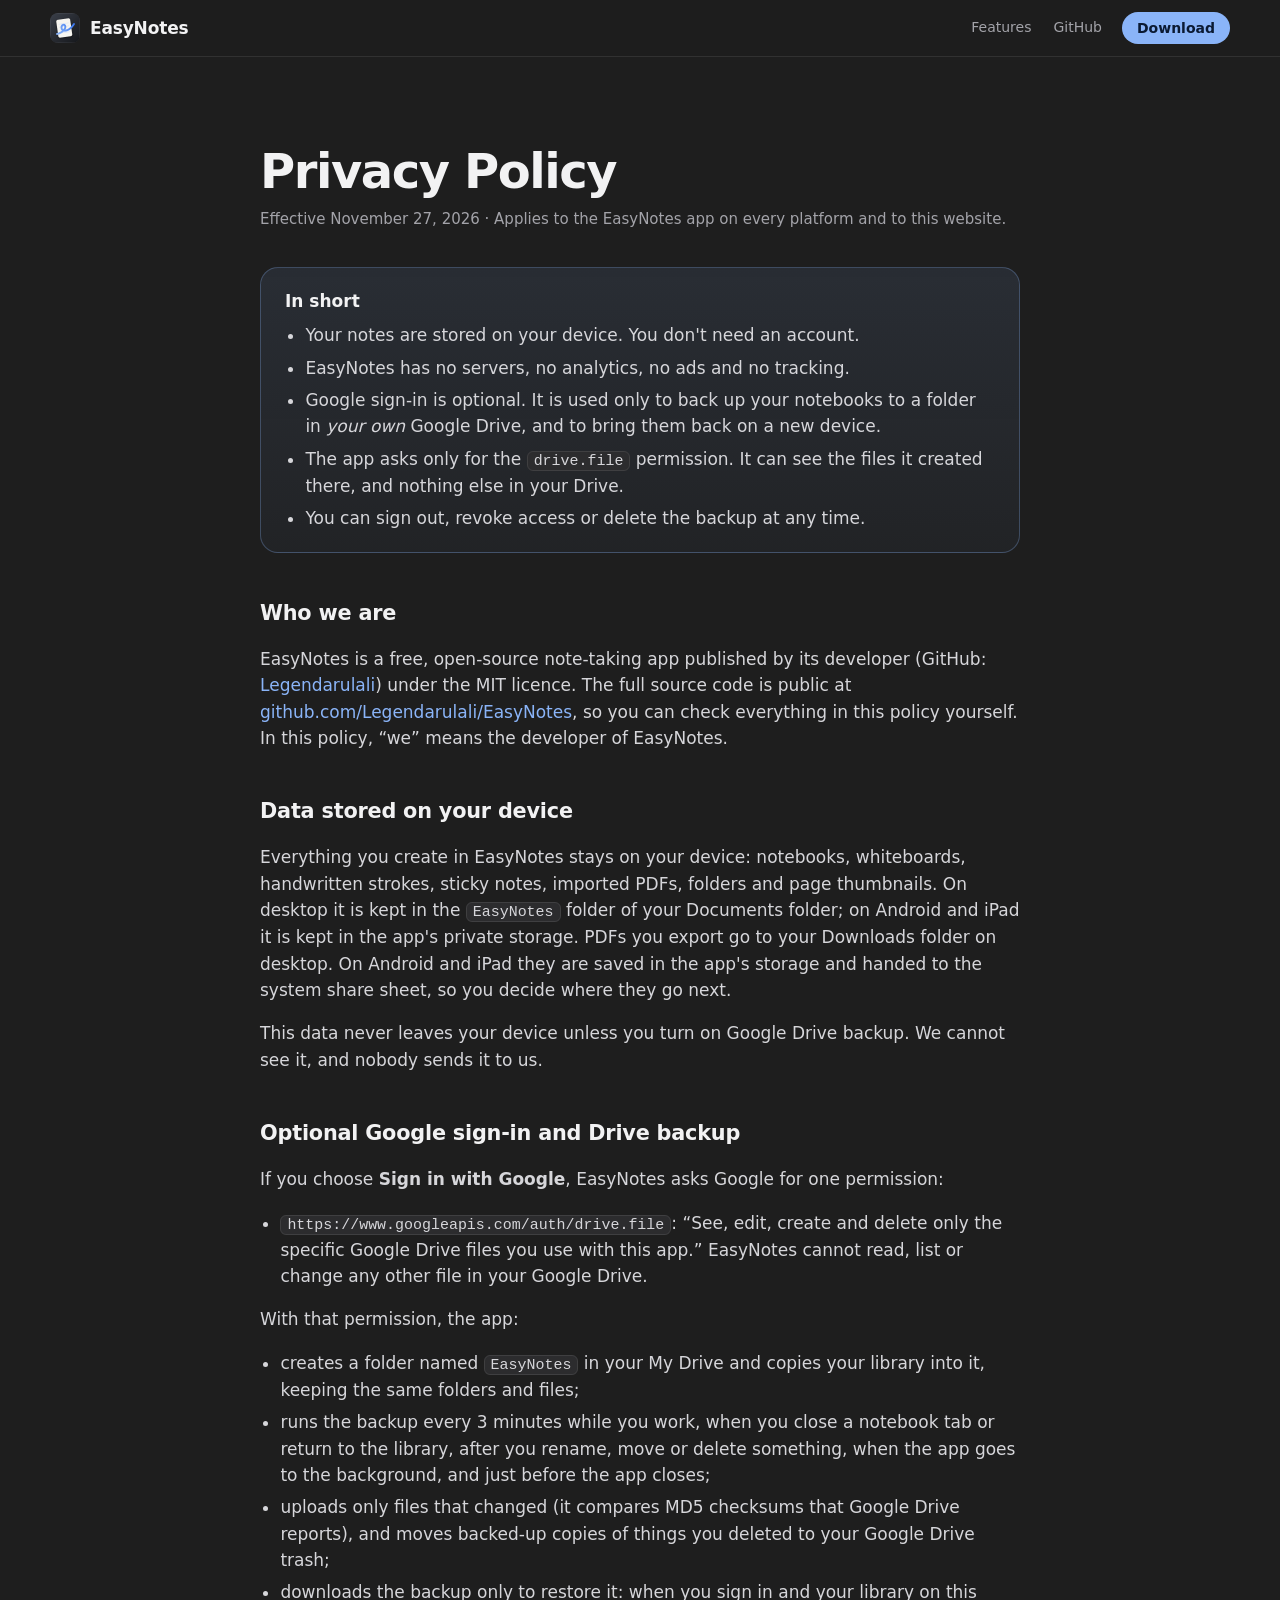
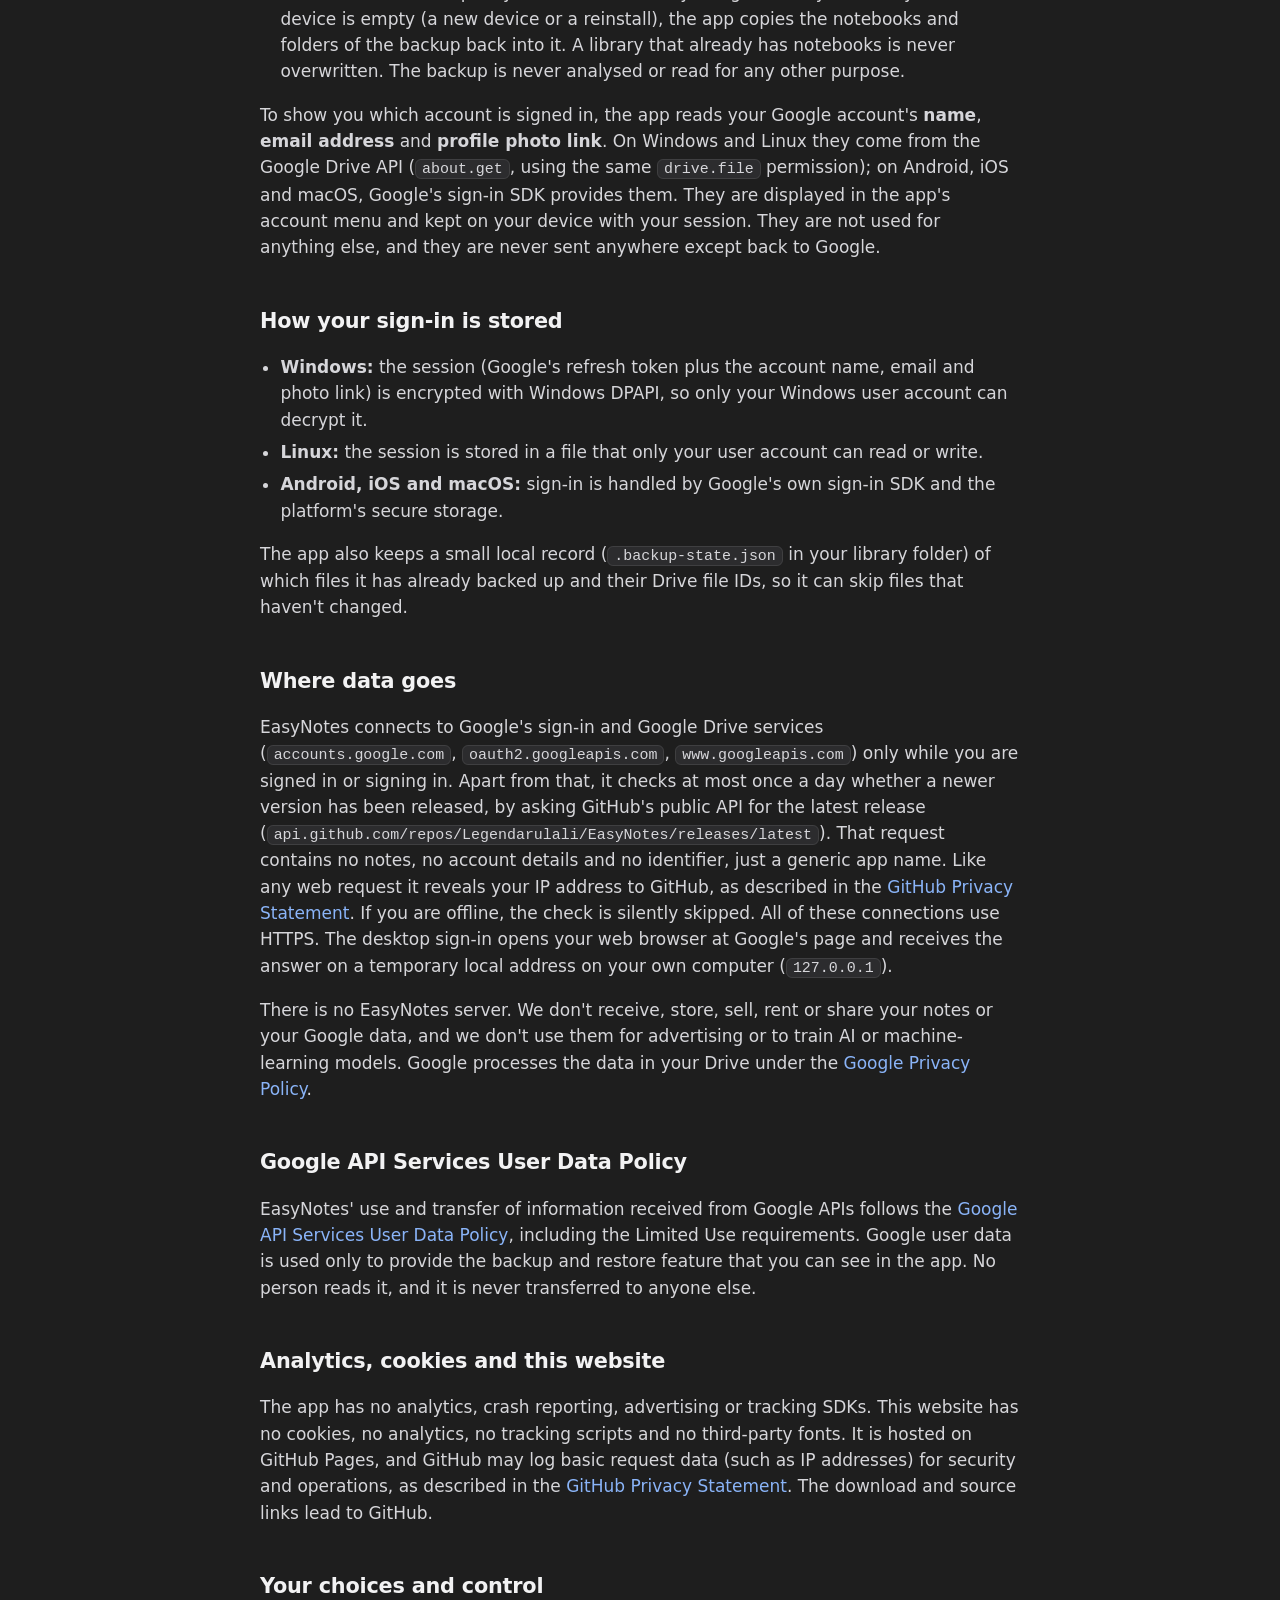
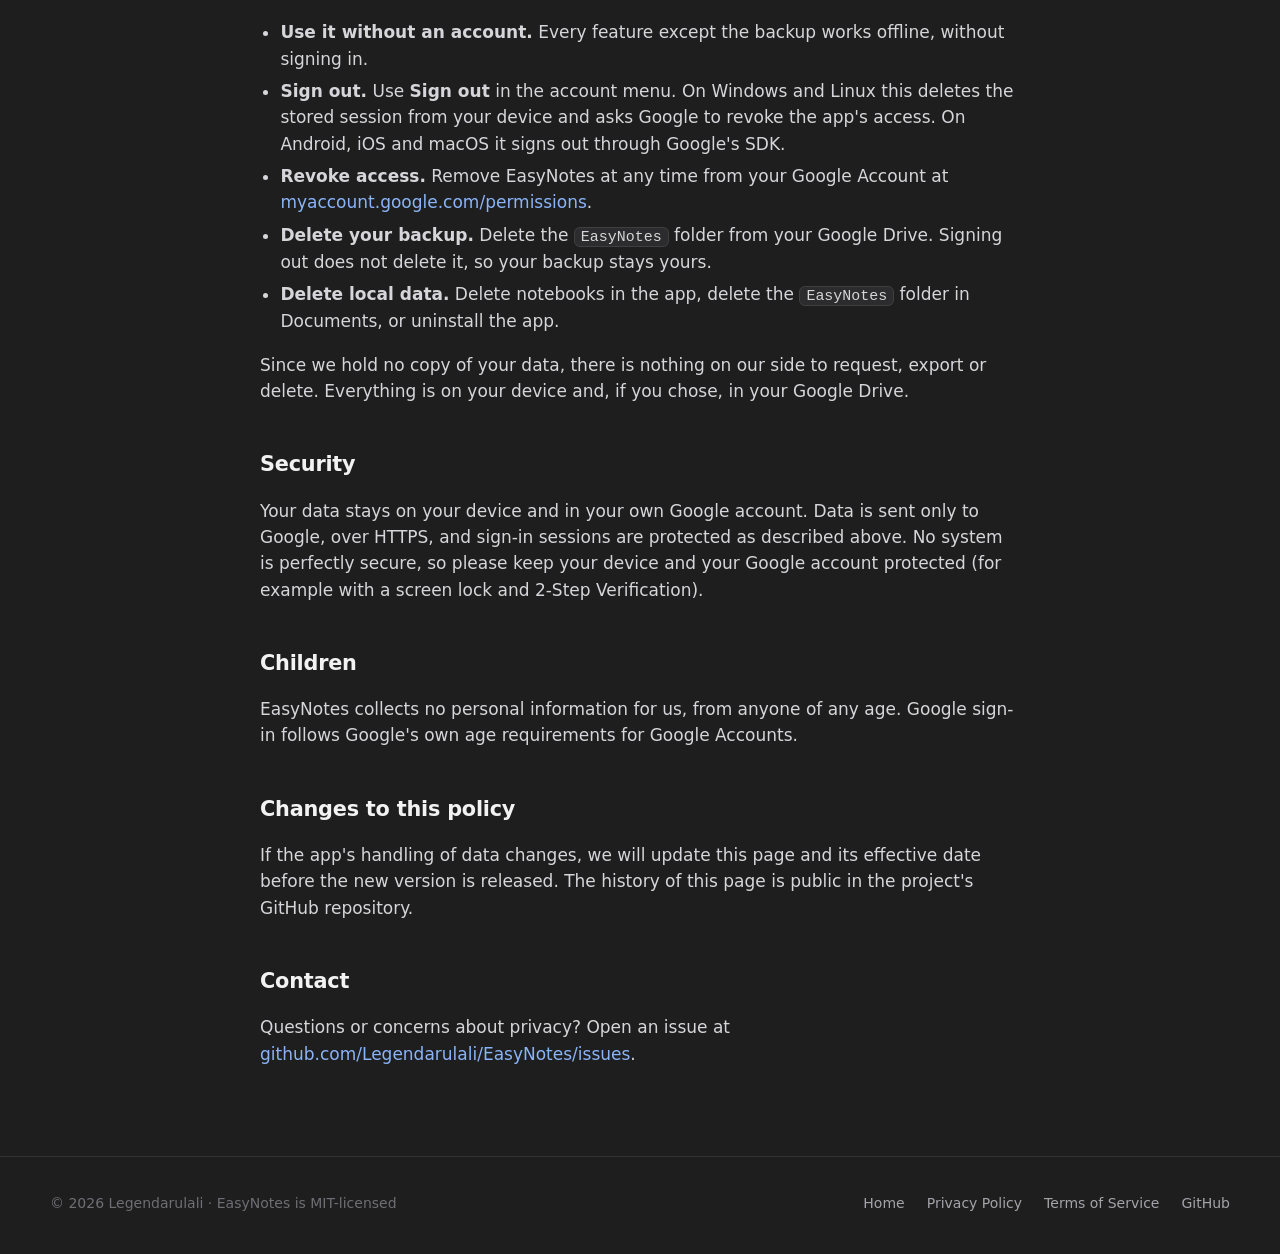
<file: docs/privacy.html>
<!doctype html>
<html lang="en">
<head>
  <meta charset="utf-8">
  <meta name="viewport" content="width=device-width, initial-scale=1, viewport-fit=cover">
  <title>Privacy Policy · EasyNotes</title>
  <meta name="description" content="How EasyNotes handles your notes and your Google account data: local storage, optional Google Drive backup with the drive.file scope, no analytics and no EasyNotes servers.">
  <meta name="theme-color" content="#1e1e1e">
  <link rel="icon" type="image/png" href="./logo.png">
  <link rel="stylesheet" href="./assets/site.css">
</head>
<body>
  <a class="skip" href="#content">Skip to content</a>

  <header class="site-header">
    <div class="wrap">
      <a class="brand" href="./" aria-label="EasyNotes home"><img src="./logo.png" alt="" width="30" height="30">EasyNotes</a>
      <nav class="nav" aria-label="Main">
        <a class="optional" href="./#features">Features</a>
        <a href="https://github.com/Legendarulali/EasyNotes">GitHub</a>
      </nav>
      <a class="btn btn-primary btn-small" href="https://github.com/Legendarulali/EasyNotes/releases">Download</a>
    </div>
  </header>

  <main class="legal" id="content">
    <div class="wrap">
      <h1>Privacy Policy</h1>
      <p class="meta">Effective November 27, 2026 · Applies to the EasyNotes app on every platform and to this website.</p>

      <div class="summary">
        <strong>In short</strong>
        <ul>
          <li>Your notes are stored on your device. You don't need an account.</li>
          <li>EasyNotes has no servers, no analytics, no ads and no tracking.</li>
          <li>Google sign-in is optional. It is used only to back up your notebooks to a folder in <em>your own</em> Google Drive, and to bring them back on a new device.</li>
          <li>The app asks only for the <code>drive.file</code> permission. It can see the files it created there, and nothing else in your Drive.</li>
          <li>You can sign out, revoke access or delete the backup at any time.</li>
        </ul>
      </div>

      <h2>Who we are</h2>
      <p>EasyNotes is a free, open-source note-taking app published by its developer (GitHub: <a href="https://github.com/Legendarulali">Legendarulali</a>) under the MIT licence. The full source code is public at <a href="https://github.com/Legendarulali/EasyNotes">github.com/Legendarulali/EasyNotes</a>, so you can check everything in this policy yourself. In this policy, “we” means the developer of EasyNotes.</p>

      <h2>Data stored on your device</h2>
      <p>Everything you create in EasyNotes stays on your device: notebooks, whiteboards, handwritten strokes, sticky notes, imported PDFs, folders and page thumbnails. On desktop it is kept in the <code>EasyNotes</code> folder of your Documents folder; on Android and iPad it is kept in the app's private storage. PDFs you export go to your Downloads folder on desktop. On Android and iPad they are saved in the app's storage and handed to the system share sheet, so you decide where they go next.</p>
      <p>This data never leaves your device unless you turn on Google Drive backup. We cannot see it, and nobody sends it to us.</p>

      <h2>Optional Google sign-in and Drive backup</h2>
      <p>If you choose <b>Sign in with Google</b>, EasyNotes asks Google for one permission:</p>
      <ul>
        <li><code>https://www.googleapis.com/auth/drive.file</code>: “See, edit, create and delete only the specific Google Drive files you use with this app.” EasyNotes cannot read, list or change any other file in your Google Drive.</li>
      </ul>
      <p>With that permission, the app:</p>
      <ul>
        <li>creates a folder named <code>EasyNotes</code> in your My Drive and copies your library into it, keeping the same folders and files;</li>
        <li>runs the backup every 3&nbsp;minutes while you work, when you close a notebook tab or return to the library, after you rename, move or delete something, when the app goes to the background, and just before the app closes;</li>
        <li>uploads only files that changed (it compares MD5 checksums that Google Drive reports), and moves backed-up copies of things you deleted to your Google Drive trash;</li>
        <li>downloads the backup only to restore it: when you sign in and your library on this device is empty (a new device or a reinstall), the app copies the notebooks and folders of the backup back into it. A library that already has notebooks is never overwritten. The backup is never analysed or read for any other purpose.</li>
      </ul>
      <p>To show you which account is signed in, the app reads your Google account's <b>name</b>, <b>email address</b> and <b>profile photo link</b>. On Windows and Linux they come from the Google Drive API (<code>about.get</code>, using the same <code>drive.file</code> permission); on Android, iOS and macOS, Google's sign-in SDK provides them. They are displayed in the app's account menu and kept on your device with your session. They are not used for anything else, and they are never sent anywhere except back to Google.</p>

      <h2>How your sign-in is stored</h2>
      <ul>
        <li><b>Windows:</b> the session (Google's refresh token plus the account name, email and photo link) is encrypted with Windows DPAPI, so only your Windows user account can decrypt it.</li>
        <li><b>Linux:</b> the session is stored in a file that only your user account can read or write.</li>
        <li><b>Android, iOS and macOS:</b> sign-in is handled by Google's own sign-in SDK and the platform's secure storage.</li>
      </ul>
      <p>The app also keeps a small local record (<code>.backup-state.json</code> in your library folder) of which files it has already backed up and their Drive file IDs, so it can skip files that haven't changed.</p>

      <h2>Where data goes</h2>
      <p>EasyNotes connects to Google's sign-in and Google Drive services (<code>accounts.google.com</code>, <code>oauth2.googleapis.com</code>, <code>www.googleapis.com</code>) only while you are signed in or signing in. Apart from that, it checks at most once a day whether a newer version has been released, by asking GitHub's public API for the latest release (<code>api.github.com/repos/Legendarulali/EasyNotes/releases/latest</code>). That request contains no notes, no account details and no identifier, just a generic app name. Like any web request it reveals your IP address to GitHub, as described in the <a href="https://docs.github.com/en/site-policy/privacy-policies/github-general-privacy-statement">GitHub Privacy Statement</a>. If you are offline, the check is silently skipped. All of these connections use HTTPS. The desktop sign-in opens your web browser at Google's page and receives the answer on a temporary local address on your own computer (<code>127.0.0.1</code>).</p>
      <p>There is no EasyNotes server. We don't receive, store, sell, rent or share your notes or your Google data, and we don't use them for advertising or to train AI or machine-learning models. Google processes the data in your Drive under the <a href="https://policies.google.com/privacy">Google Privacy Policy</a>.</p>

      <h2>Google API Services User Data Policy</h2>
      <p>EasyNotes' use and transfer of information received from Google APIs follows the <a href="https://developers.google.com/terms/api-services-user-data-policy">Google API Services User Data Policy</a>, including the Limited Use requirements. Google user data is used only to provide the backup and restore feature that you can see in the app. No person reads it, and it is never transferred to anyone else.</p>

      <h2>Analytics, cookies and this website</h2>
      <p>The app has no analytics, crash reporting, advertising or tracking SDKs. This website has no cookies, no analytics, no tracking scripts and no third-party fonts. It is hosted on GitHub Pages, and GitHub may log basic request data (such as IP addresses) for security and operations, as described in the <a href="https://docs.github.com/en/site-policy/privacy-policies/github-general-privacy-statement">GitHub Privacy Statement</a>. The download and source links lead to GitHub.</p>

      <h2>Your choices and control</h2>
      <ul>
        <li><b>Use it without an account.</b> Every feature except the backup works offline, without signing in.</li>
        <li><b>Sign out.</b> Use <b>Sign out</b> in the account menu. On Windows and Linux this deletes the stored session from your device and asks Google to revoke the app's access. On Android, iOS and macOS it signs out through Google's SDK.</li>
        <li><b>Revoke access.</b> Remove EasyNotes at any time from your Google Account at <a href="https://myaccount.google.com/permissions">myaccount.google.com/permissions</a>.</li>
        <li><b>Delete your backup.</b> Delete the <code>EasyNotes</code> folder from your Google Drive. Signing out does not delete it, so your backup stays yours.</li>
        <li><b>Delete local data.</b> Delete notebooks in the app, delete the <code>EasyNotes</code> folder in Documents, or uninstall the app.</li>
      </ul>
      <p>Since we hold no copy of your data, there is nothing on our side to request, export or delete. Everything is on your device and, if you chose, in your Google Drive.</p>

      <h2>Security</h2>
      <p>Your data stays on your device and in your own Google account. Data is sent only to Google, over HTTPS, and sign-in sessions are protected as described above. No system is perfectly secure, so please keep your device and your Google account protected (for example with a screen lock and 2-Step Verification).</p>

      <h2>Children</h2>
      <p>EasyNotes collects no personal information for us, from anyone of any age. Google sign-in follows Google's own age requirements for Google Accounts.</p>

      <h2>Changes to this policy</h2>
      <p>If the app's handling of data changes, we will update this page and its effective date before the new version is released. The history of this page is public in the project's GitHub repository.</p>

      <h2>Contact</h2>
      <p>Questions or concerns about privacy? Open an issue at <a href="https://github.com/Legendarulali/EasyNotes/issues">github.com/Legendarulali/EasyNotes/issues</a>.</p>
    </div>
  </main>

  <footer class="site-footer">
    <div class="wrap">
      <span>© 2026 Legendarulali · EasyNotes is MIT-licensed</span>
      <nav aria-label="Footer">
        <a href="./">Home</a>
        <a href="./privacy.html" aria-current="page">Privacy Policy</a>
        <a href="./terms.html">Terms of Service</a>
        <a href="https://github.com/Legendarulali/EasyNotes">GitHub</a>
      </nav>
    </div>
  </footer>
</body>
</html>
</file>
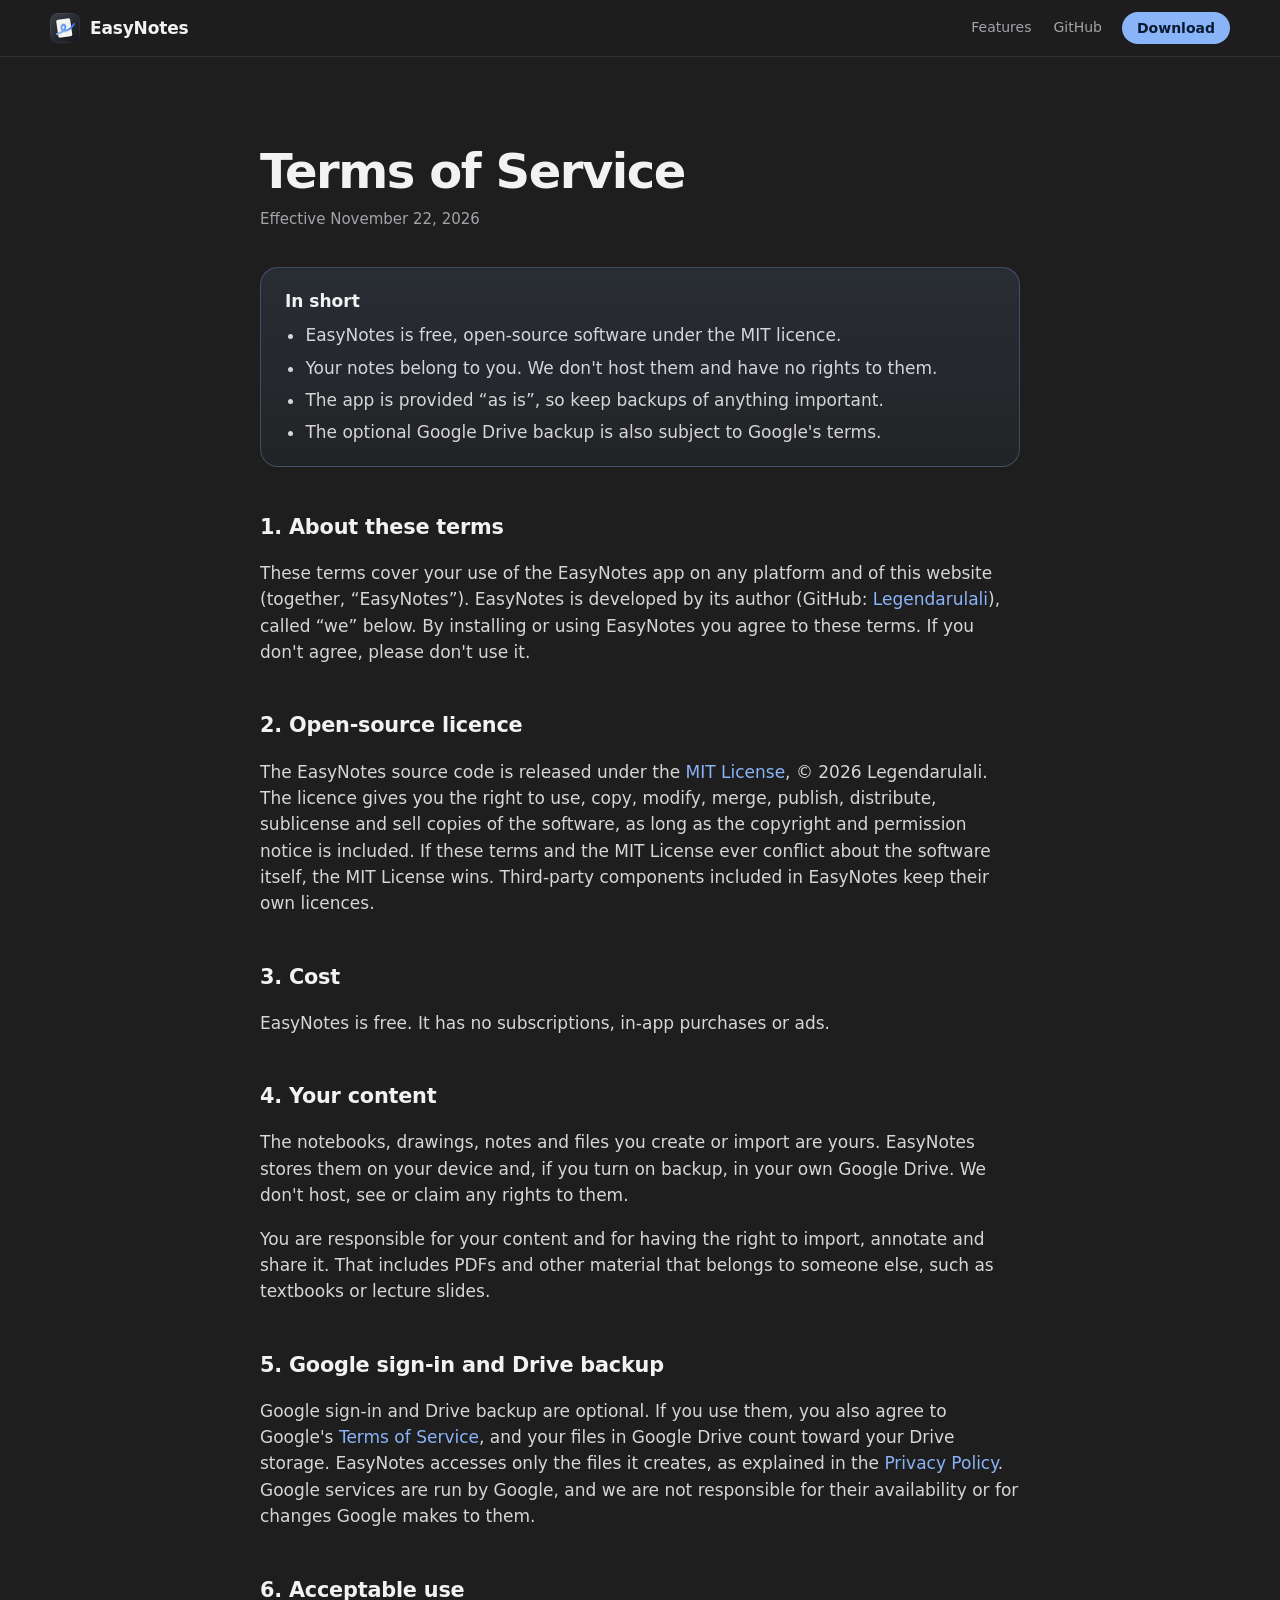
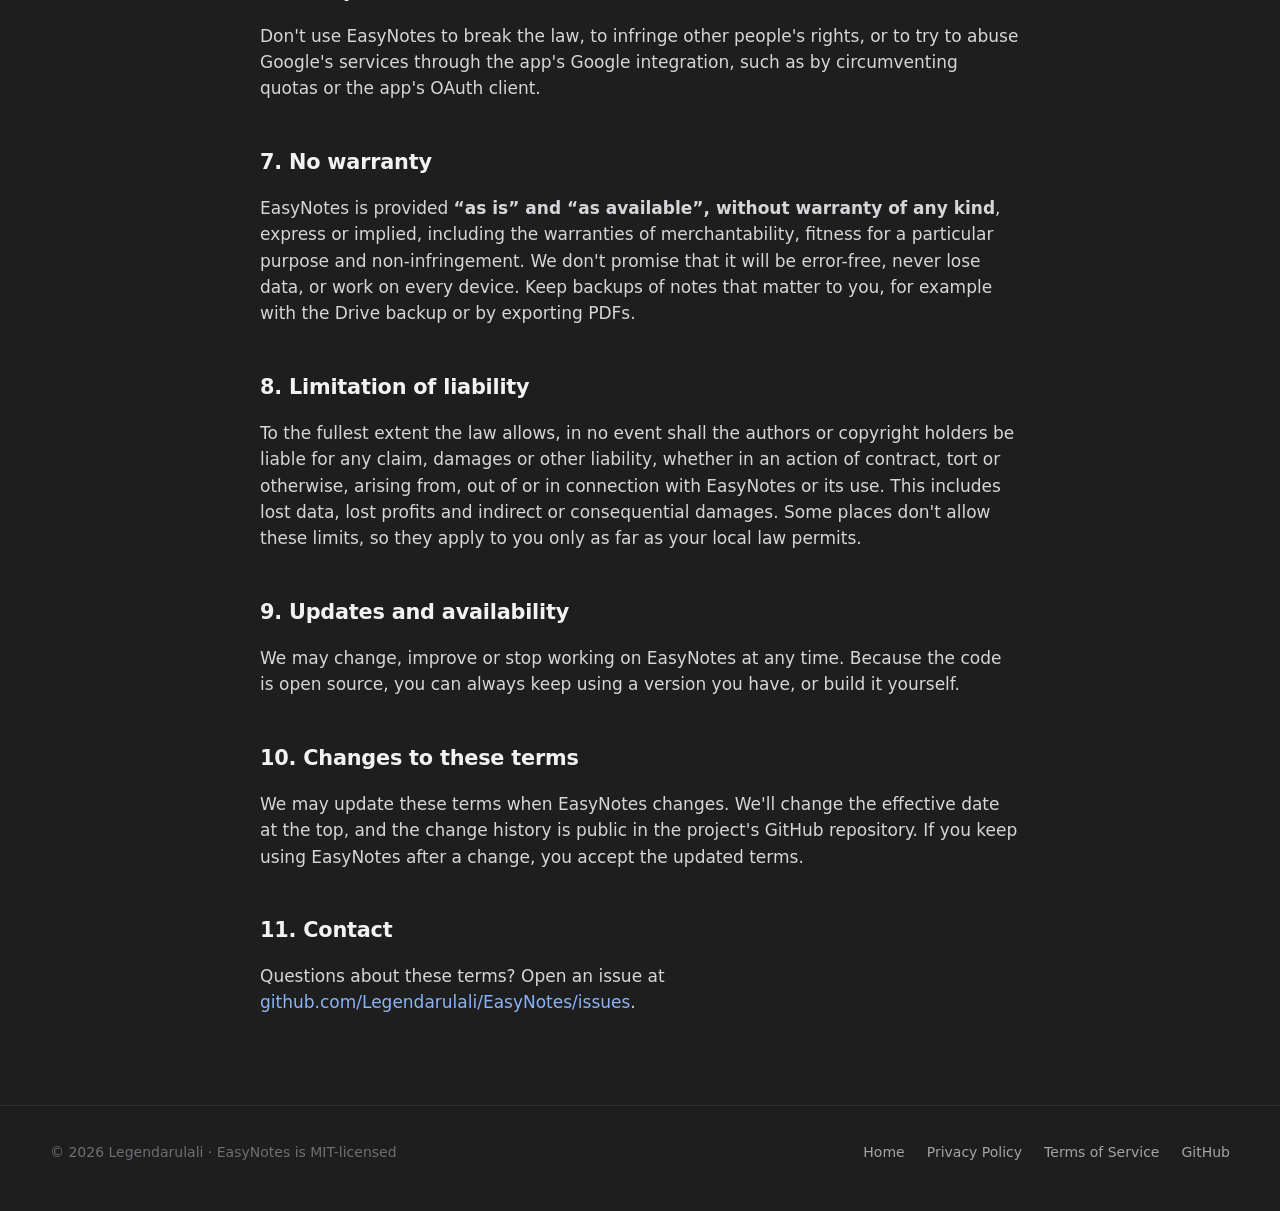
<file: docs/terms.html>
<!doctype html>
<html lang="en">
<head>
  <meta charset="utf-8">
  <meta name="viewport" content="width=device-width, initial-scale=1, viewport-fit=cover">
  <title>Terms of Service · EasyNotes</title>
  <meta name="description" content="Terms of Service for EasyNotes, a free and open-source handwriting notebook released under the MIT licence.">
  <meta name="theme-color" content="#1e1e1e">
  <link rel="icon" type="image/png" href="./logo.png">
  <link rel="stylesheet" href="./assets/site.css">
</head>
<body>
  <a class="skip" href="#content">Skip to content</a>

  <header class="site-header">
    <div class="wrap">
      <a class="brand" href="./" aria-label="EasyNotes home"><img src="./logo.png" alt="" width="30" height="30">EasyNotes</a>
      <nav class="nav" aria-label="Main">
        <a class="optional" href="./#features">Features</a>
        <a href="https://github.com/Legendarulali/EasyNotes">GitHub</a>
      </nav>
      <a class="btn btn-primary btn-small" href="https://github.com/Legendarulali/EasyNotes/releases">Download</a>
    </div>
  </header>

  <main class="legal" id="content">
    <div class="wrap">
      <h1>Terms of Service</h1>
      <p class="meta">Effective November 22, 2026</p>

      <div class="summary">
        <strong>In short</strong>
        <ul>
          <li>EasyNotes is free, open-source software under the MIT licence.</li>
          <li>Your notes belong to you. We don't host them and have no rights to them.</li>
          <li>The app is provided “as is”, so keep backups of anything important.</li>
          <li>The optional Google Drive backup is also subject to Google's terms.</li>
        </ul>
      </div>

      <h2>1. About these terms</h2>
      <p>These terms cover your use of the EasyNotes app on any platform and of this website (together, “EasyNotes”). EasyNotes is developed by its author (GitHub: <a href="https://github.com/Legendarulali">Legendarulali</a>), called “we” below. By installing or using EasyNotes you agree to these terms. If you don't agree, please don't use it.</p>

      <h2>2. Open-source licence</h2>
      <p>The EasyNotes source code is released under the <a href="https://github.com/Legendarulali/EasyNotes/blob/main/LICENSE">MIT License</a>, © 2026 Legendarulali. The licence gives you the right to use, copy, modify, merge, publish, distribute, sublicense and sell copies of the software, as long as the copyright and permission notice is included. If these terms and the MIT License ever conflict about the software itself, the MIT License wins. Third-party components included in EasyNotes keep their own licences.</p>

      <h2>3. Cost</h2>
      <p>EasyNotes is free. It has no subscriptions, in-app purchases or ads.</p>

      <h2>4. Your content</h2>
      <p>The notebooks, drawings, notes and files you create or import are yours. EasyNotes stores them on your device and, if you turn on backup, in your own Google Drive. We don't host, see or claim any rights to them.</p>
      <p>You are responsible for your content and for having the right to import, annotate and share it. That includes PDFs and other material that belongs to someone else, such as textbooks or lecture slides.</p>

      <h2>5. Google sign-in and Drive backup</h2>
      <p>Google sign-in and Drive backup are optional. If you use them, you also agree to Google's <a href="https://policies.google.com/terms">Terms of Service</a>, and your files in Google Drive count toward your Drive storage. EasyNotes accesses only the files it creates, as explained in the <a href="./privacy.html">Privacy Policy</a>. Google services are run by Google, and we are not responsible for their availability or for changes Google makes to them.</p>

      <h2>6. Acceptable use</h2>
      <p>Don't use EasyNotes to break the law, to infringe other people's rights, or to try to abuse Google's services through the app's Google integration, such as by circumventing quotas or the app's OAuth client.</p>

      <h2>7. No warranty</h2>
      <p>EasyNotes is provided <b>“as is” and “as available”, without warranty of any kind</b>, express or implied, including the warranties of merchantability, fitness for a particular purpose and non-infringement. We don't promise that it will be error-free, never lose data, or work on every device. Keep backups of notes that matter to you, for example with the Drive backup or by exporting PDFs.</p>

      <h2>8. Limitation of liability</h2>
      <p>To the fullest extent the law allows, in no event shall the authors or copyright holders be liable for any claim, damages or other liability, whether in an action of contract, tort or otherwise, arising from, out of or in connection with EasyNotes or its use. This includes lost data, lost profits and indirect or consequential damages. Some places don't allow these limits, so they apply to you only as far as your local law permits.</p>

      <h2>9. Updates and availability</h2>
      <p>We may change, improve or stop working on EasyNotes at any time. Because the code is open source, you can always keep using a version you have, or build it yourself.</p>

      <h2>10. Changes to these terms</h2>
      <p>We may update these terms when EasyNotes changes. We'll change the effective date at the top, and the change history is public in the project's GitHub repository. If you keep using EasyNotes after a change, you accept the updated terms.</p>

      <h2>11. Contact</h2>
      <p>Questions about these terms? Open an issue at <a href="https://github.com/Legendarulali/EasyNotes/issues">github.com/Legendarulali/EasyNotes/issues</a>.</p>
    </div>
  </main>

  <footer class="site-footer">
    <div class="wrap">
      <span>© 2026 Legendarulali · EasyNotes is MIT-licensed</span>
      <nav aria-label="Footer">
        <a href="./">Home</a>
        <a href="./privacy.html">Privacy Policy</a>
        <a href="./terms.html" aria-current="page">Terms of Service</a>
        <a href="https://github.com/Legendarulali/EasyNotes">GitHub</a>
      </nav>
    </div>
  </footer>
</body>
</html>
</file>
<file: docs/assets/site.css>
/* EasyNotes website: shared styles (index, privacy, terms). No external fonts or scripts. */
:root {
  color-scheme: dark;
  --bg: #1e1e1e;
  --bg-deep: #141416;
  --panel: #262628;
  --panel-2: #2c2c2e;
  --line: rgba(255, 255, 255, 0.09);
  --line-strong: rgba(255, 255, 255, 0.16);
  --text: #f2f2f3;
  --muted: #a3a3a9;
  --faint: #6e6e75;
  --accent: #8ab4f8;
  --accent-strong: #3b78f0;
  --ink: #1e40af;
  --sticky: #fff59d;
  --radius: 18px;
  --gutter: clamp(16px, 4vw, 40px);
  --max: 1180px;
  --font: -apple-system, BlinkMacSystemFont, "SF Pro Display", "Segoe UI Variable Display", "Segoe UI", system-ui, Roboto,
    "Helvetica Neue", Arial, sans-serif;
  --mono: ui-monospace, "SF Mono", "Cascadia Code", Consolas, monospace;
}

*,
*::before,
*::after {
  box-sizing: border-box;
}

html {
  -webkit-text-size-adjust: 100%;
  scroll-behavior: smooth;
}

@media (prefers-reduced-motion: reduce) {
  html {
    scroll-behavior: auto;
  }
}

body {
  margin: 0;
  background: var(--bg);
  color: var(--text);
  font: 400 17px/1.55 var(--font);
  -webkit-font-smoothing: antialiased;
  overflow-x: hidden;
}

img {
  max-width: 100%;
  height: auto;
  display: block;
}

a {
  color: var(--accent);
  text-decoration: none;
}

a:hover {
  text-decoration: underline;
}

:focus-visible {
  outline: 2px solid var(--accent);
  outline-offset: 3px;
  border-radius: 6px;
}

.wrap {
  width: min(var(--max), 100% - 2 * var(--gutter));
  margin-inline: auto;
}

.skip {
  position: absolute;
  left: -999px;
  top: 8px;
  padding: 8px 14px;
  background: var(--accent);
  color: #0b1a33;
  border-radius: 8px;
  z-index: 100;
}

.skip:focus {
  left: 8px;
}

/* ------------------------------------------------------------------ header */
.site-header {
  position: sticky;
  top: 0;
  z-index: 50;
  background: rgba(30, 30, 30, 0.72);
  backdrop-filter: saturate(1.6) blur(18px);
  -webkit-backdrop-filter: saturate(1.6) blur(18px);
  border-bottom: 1px solid var(--line);
}

.site-header .wrap {
  display: flex;
  align-items: center;
  gap: 20px;
  height: 56px;
}

.brand {
  display: flex;
  align-items: center;
  gap: 10px;
  color: var(--text);
  font-weight: 650;
  font-size: 17px;
  letter-spacing: -0.01em;
}

.brand:hover {
  text-decoration: none;
}

.brand img {
  width: 30px;
  height: 30px;
  border-radius: 8px;
}

.nav {
  display: flex;
  gap: 22px;
  margin-left: auto;
  font-size: 14px;
}

.nav a {
  color: var(--muted);
}

.nav a:hover {
  color: var(--text);
  text-decoration: none;
}

@media (max-width: 640px) {
  .nav .optional {
    display: none;
  }
}

/* ------------------------------------------------------------------ buttons */
.btn {
  display: inline-flex;
  align-items: center;
  gap: 8px;
  padding: 12px 22px;
  border-radius: 999px;
  font-weight: 600;
  font-size: 16px;
  line-height: 1;
  border: 1px solid transparent;
  transition: transform 0.15s ease, background 0.2s ease, border-color 0.2s ease;
  white-space: nowrap;
}

.btn:hover {
  text-decoration: none;
  transform: translateY(-1px);
}

.btn svg {
  width: 18px;
  height: 18px;
  flex: none;
}

.btn-primary {
  background: var(--accent);
  color: #0b1a33;
}

.btn-primary:hover {
  background: #a5c5fa;
}

.btn-ghost {
  color: var(--text);
  border-color: var(--line-strong);
  background: rgba(255, 255, 255, 0.03);
}

.btn-ghost:hover {
  border-color: rgba(255, 255, 255, 0.32);
}

.btn-small {
  padding: 8px 14px;
  font-size: 14px;
}

/* ------------------------------------------------------------------ footer */
.site-footer {
  border-top: 1px solid var(--line);
  padding: 36px 0 48px;
  color: var(--faint);
  font-size: 14px;
}

.site-footer .wrap {
  display: flex;
  flex-wrap: wrap;
  gap: 14px 28px;
  align-items: center;
}

.site-footer nav {
  display: flex;
  flex-wrap: wrap;
  gap: 8px 22px;
  margin-left: auto;
}

.site-footer a {
  color: var(--muted);
}

/* ------------------------------------------------------------------ legal pages */
.legal {
  padding: clamp(40px, 8vw, 88px) 0 72px;
}

.legal .wrap {
  max-width: 760px;
}

.legal h1 {
  font-size: clamp(2.1rem, 5vw, 3rem);
  letter-spacing: -0.03em;
  line-height: 1.1;
  margin: 0 0 10px;
}

.legal .meta {
  color: var(--muted);
  margin: 0 0 36px;
  font-size: 15px;
}

.legal h2 {
  font-size: 1.3rem;
  letter-spacing: -0.01em;
  margin: 44px 0 10px;
}

.legal p,
.legal li {
  color: #d6d6da;
}

.legal ul {
  padding-left: 1.2em;
}

.legal li + li {
  margin-top: 6px;
}

.legal code {
  font-family: var(--mono);
  font-size: 0.88em;
  background: var(--panel-2);
  border: 1px solid var(--line);
  border-radius: 6px;
  padding: 1px 6px;
  word-break: break-word;
}

.summary {
  background: linear-gradient(180deg, rgba(138, 180, 248, 0.1), rgba(138, 180, 248, 0.04));
  border: 1px solid rgba(138, 180, 248, 0.28);
  border-radius: var(--radius);
  padding: 20px 24px;
}

.summary ul {
  margin: 8px 0 0;
}

.summary strong {
  color: var(--text);
}
</file>
